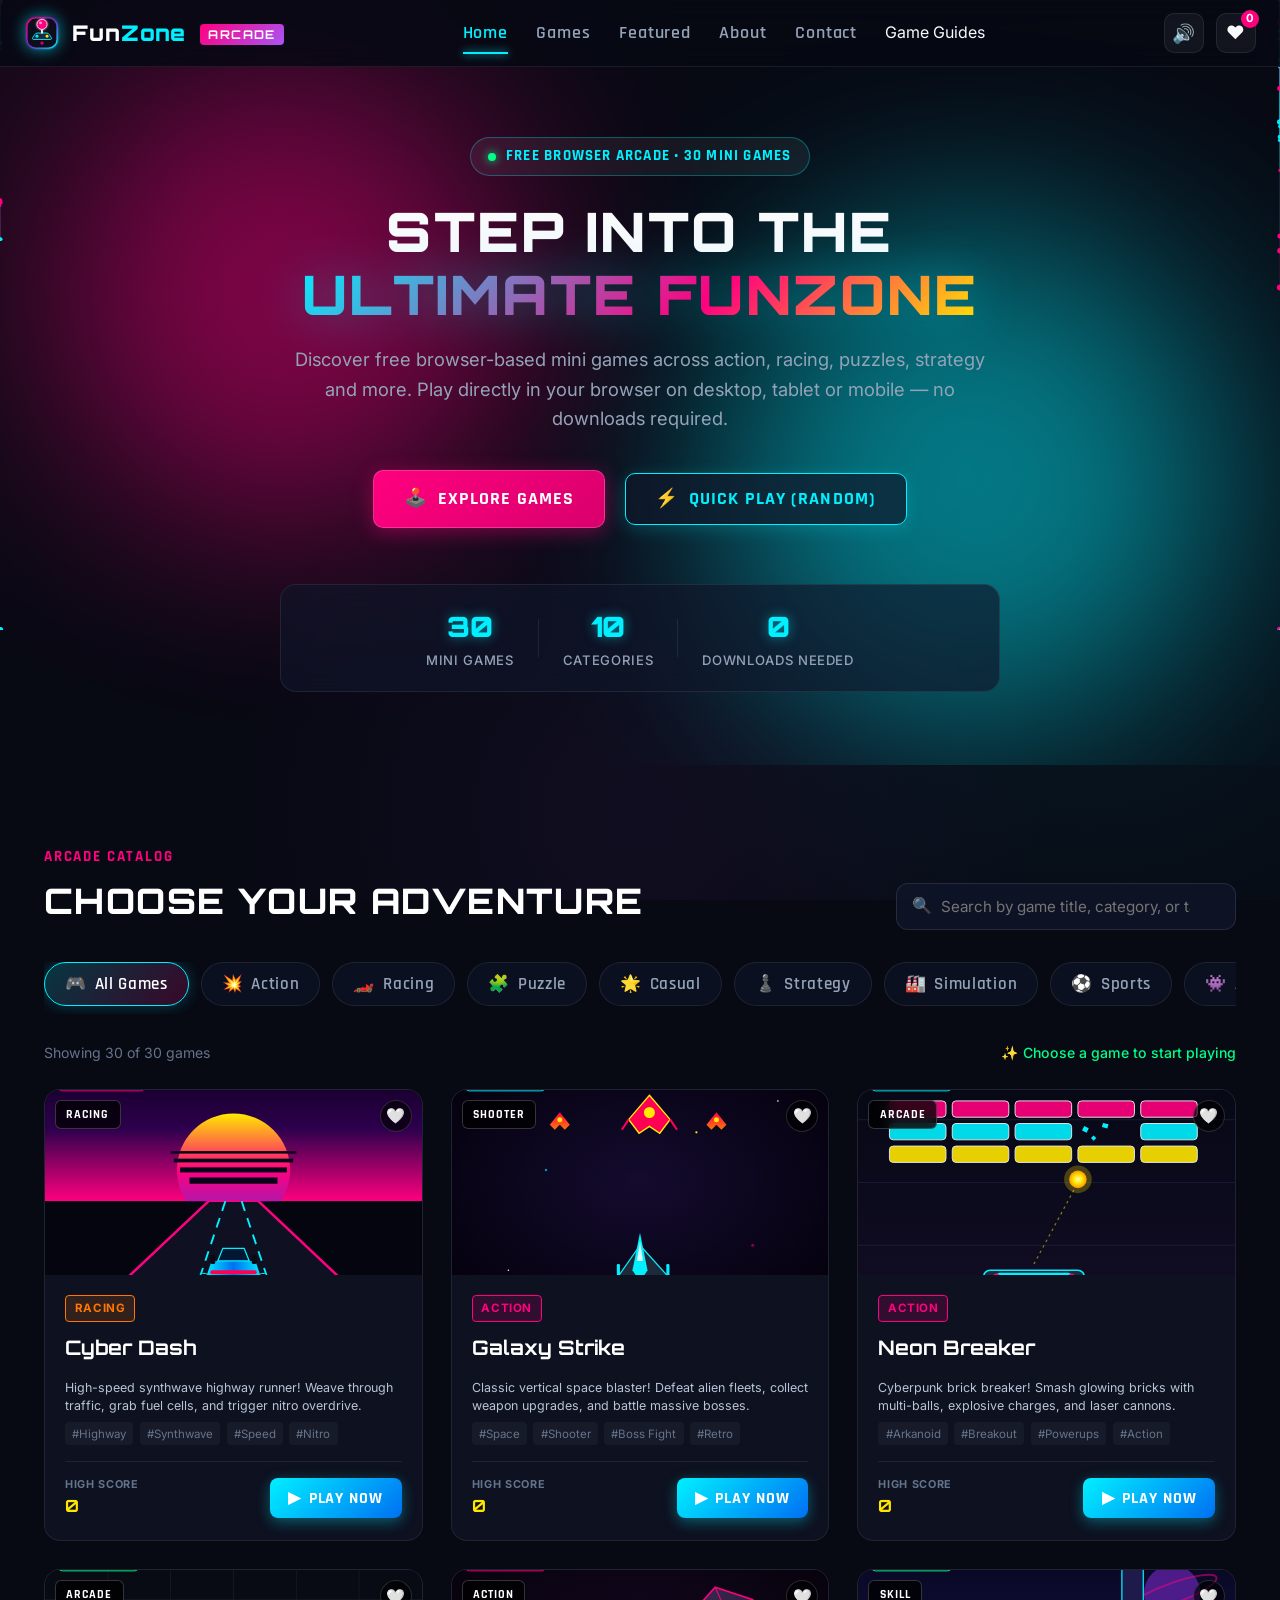
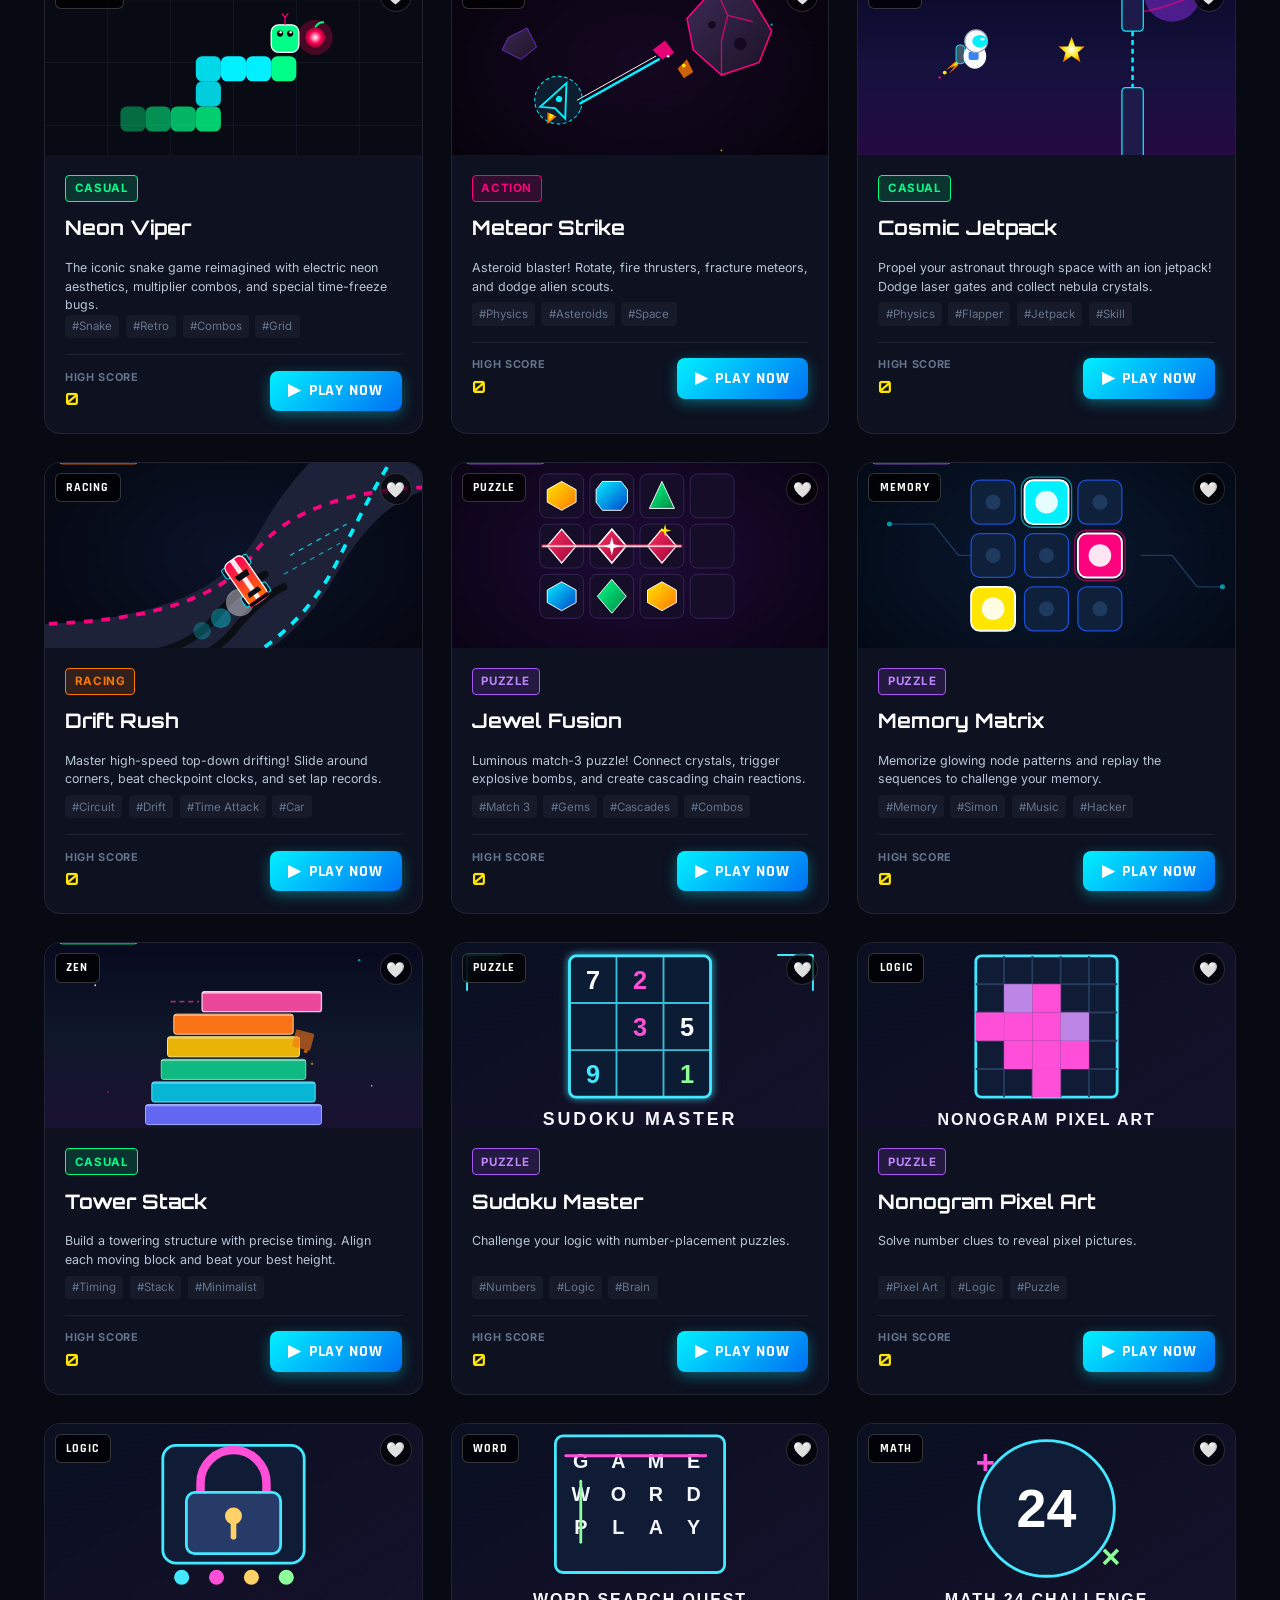
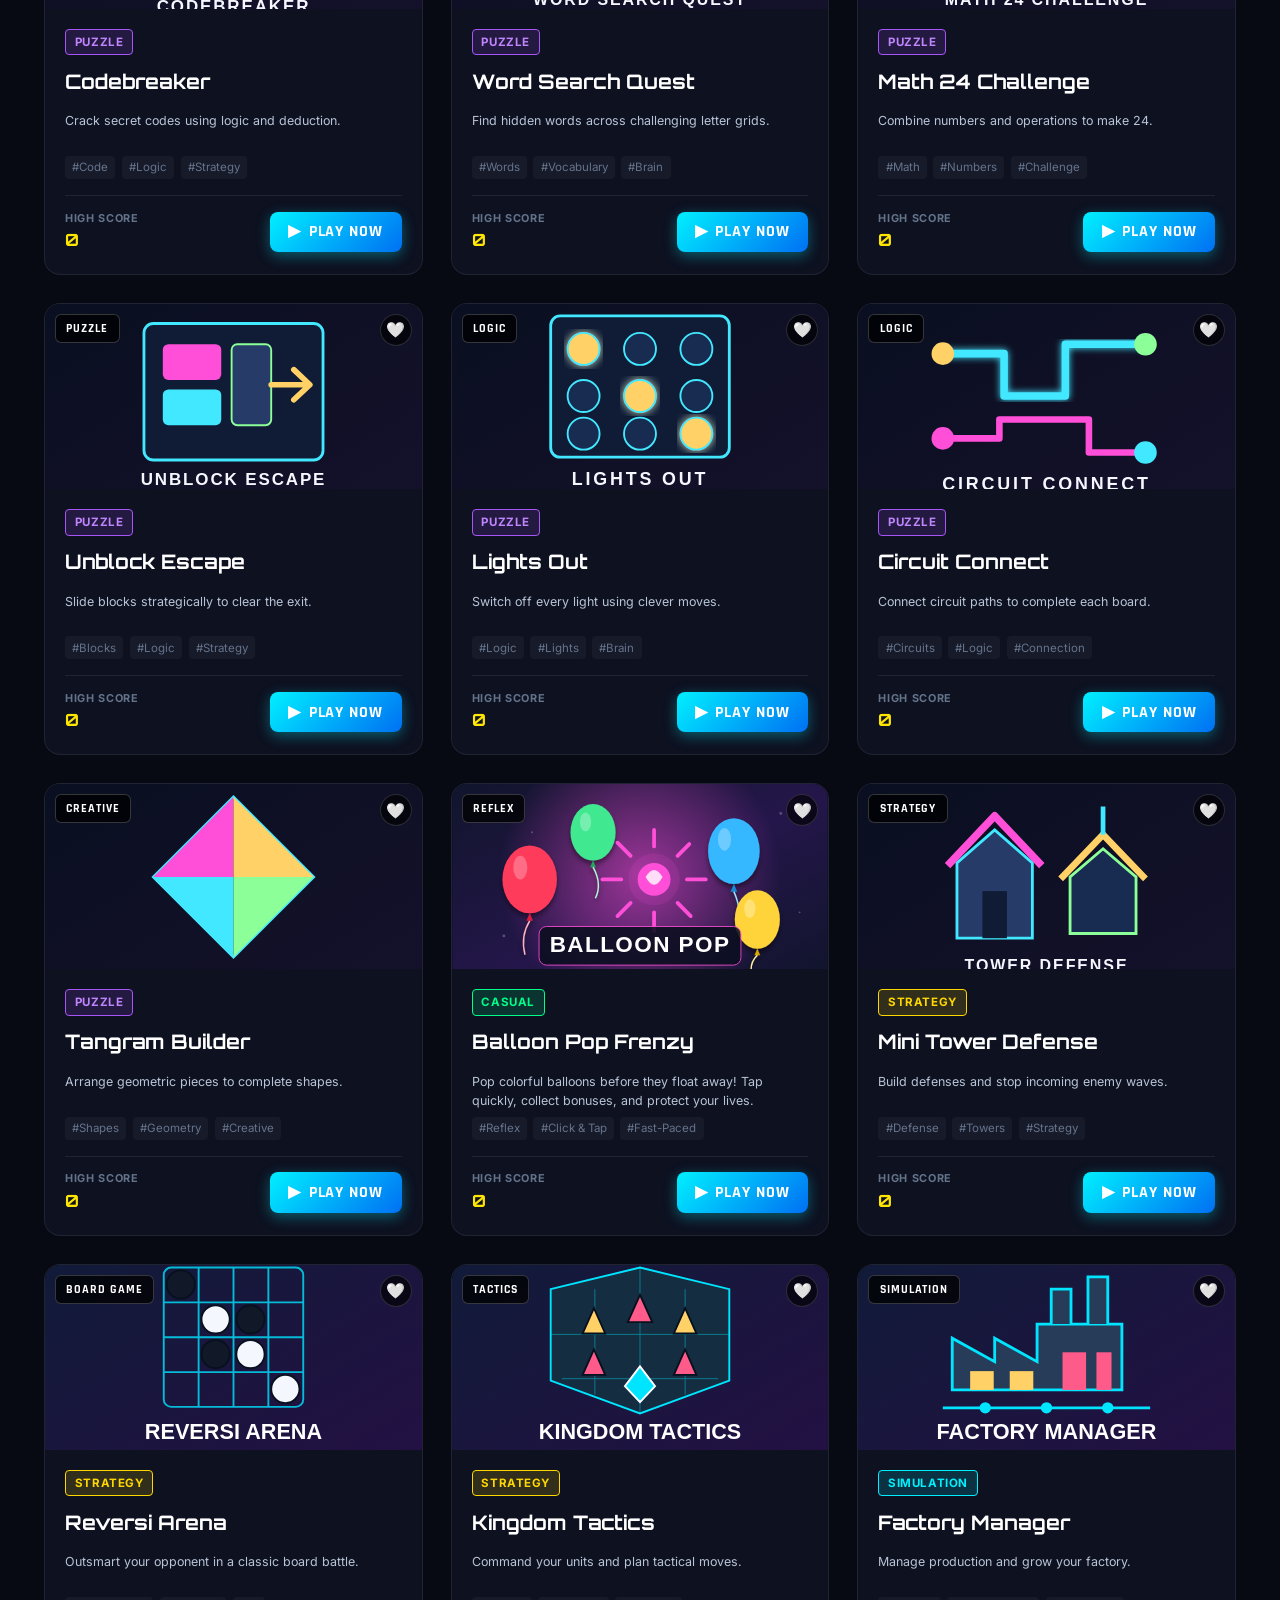
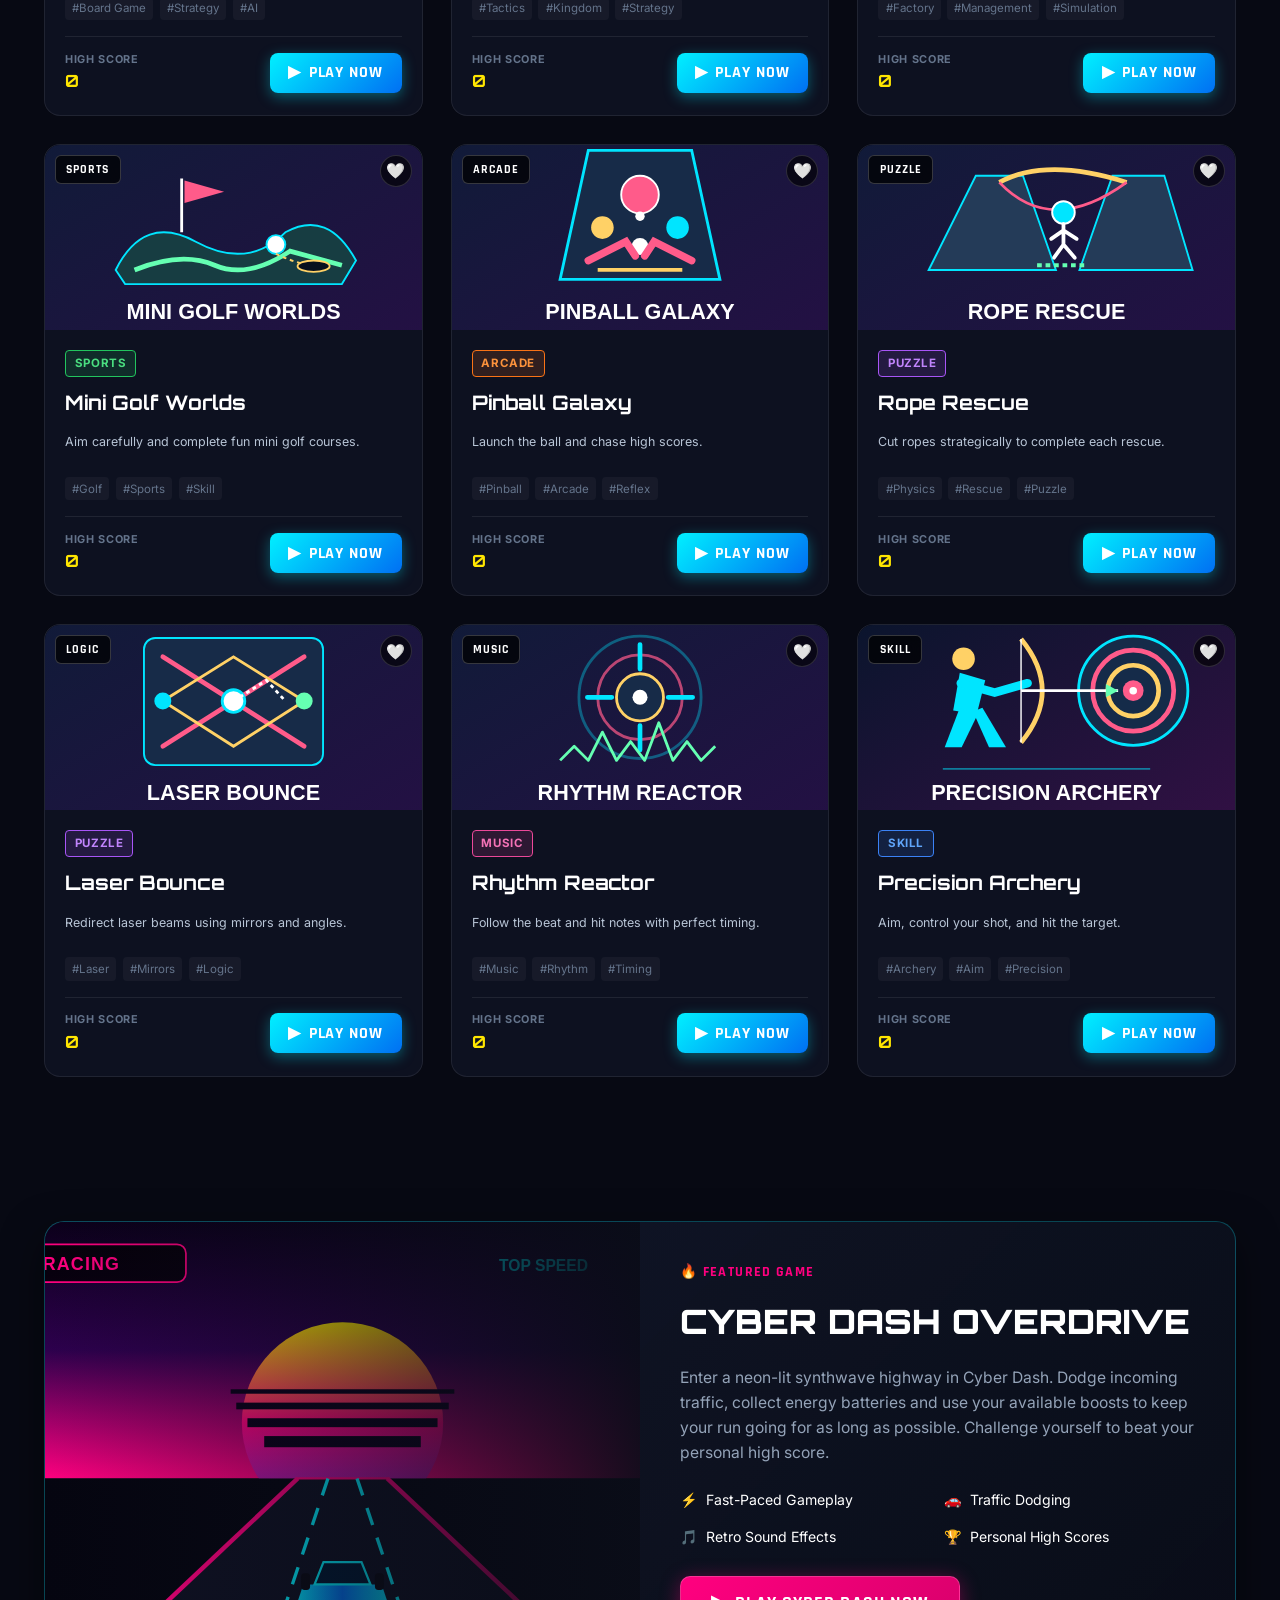
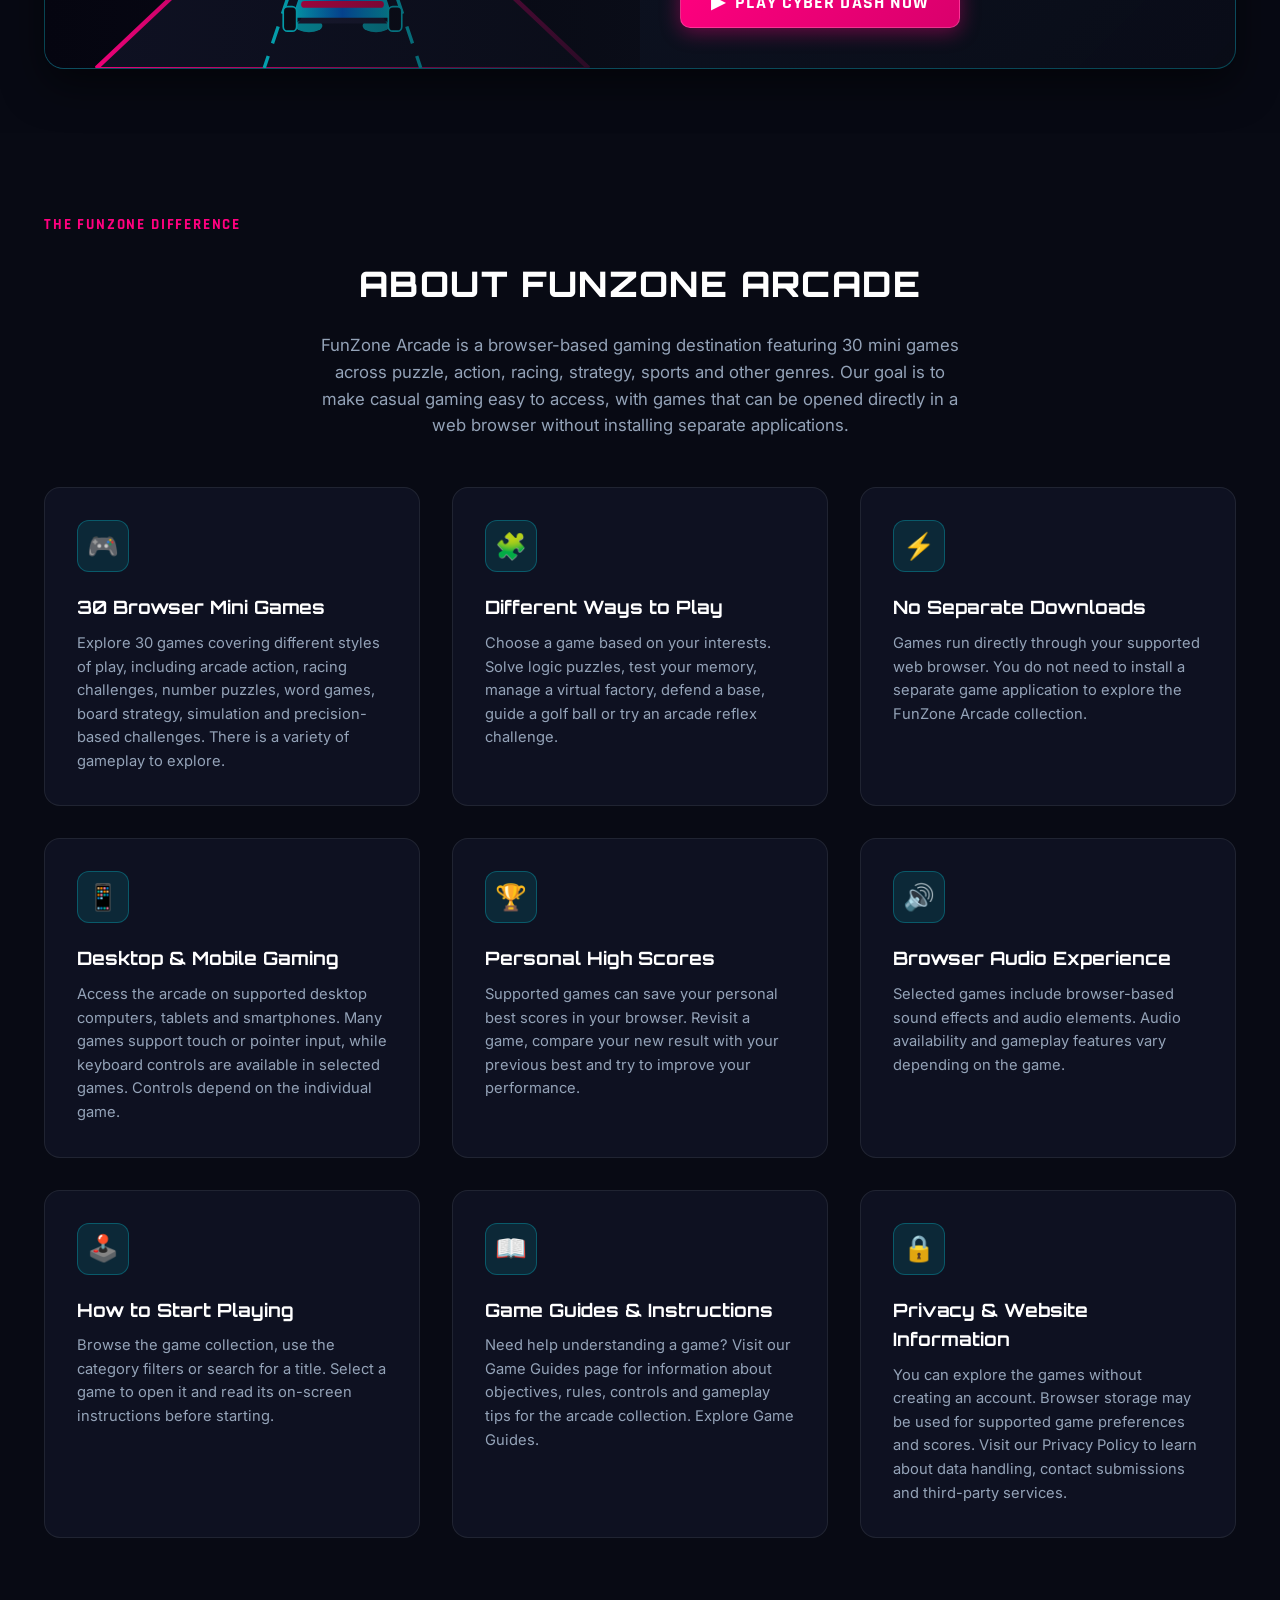
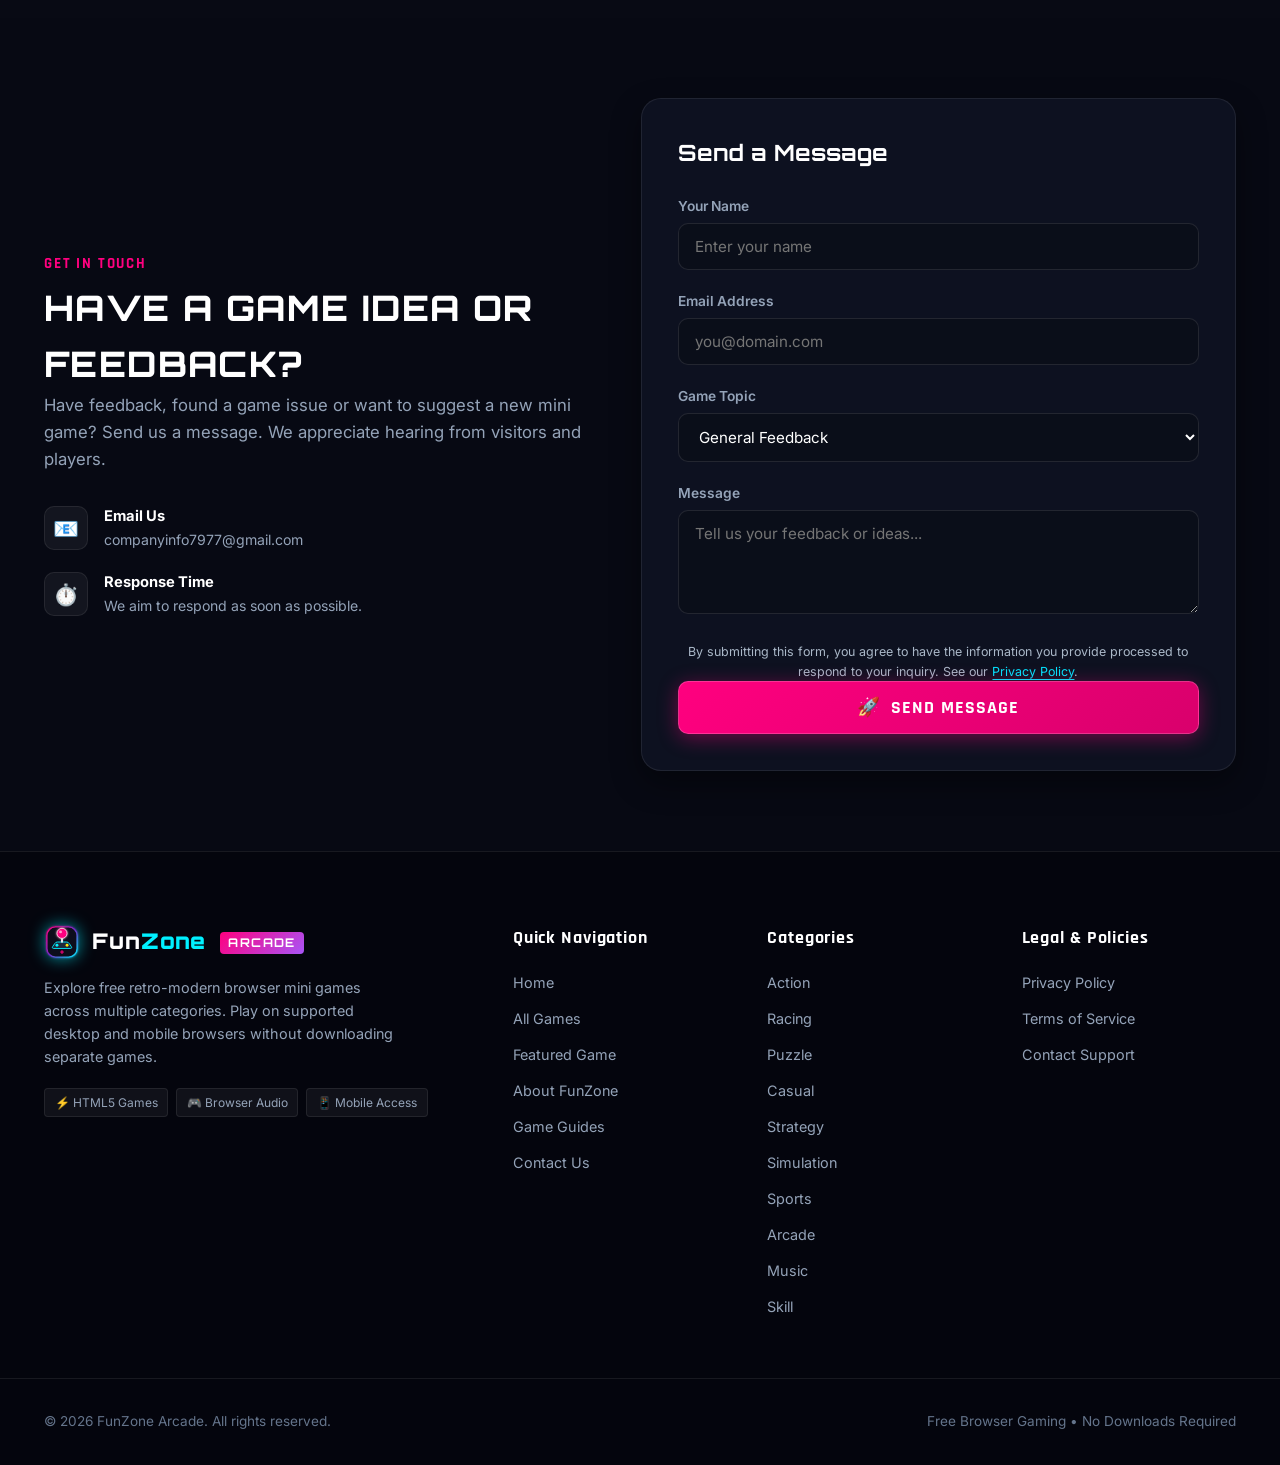
<file: index.html>
<!DOCTYPE html>
<html lang="en">
<head>
  <meta charset="UTF-8">
  <meta name="viewport" content="width=device-width, initial-scale=1.0">

  <title>FunZone Arcade | Play 30 Free Browser Mini Games</title>
  <meta name="description" content="Explore 30 free browser mini games at FunZone Arcade. Play action, racing, puzzle, strategy, sports and casual games on desktop, tablet and mobile. No downloads required.">
  <meta name="keywords" content="free browser games, online arcade games, mini games, action games, racing games, puzzle games, strategy games, casual games">
  <meta name="theme-color" content="#0d111a">
  <meta name="robots" content="index, follow">

  <link rel="preconnect" href="https://fonts.googleapis.com">
  <link rel="preconnect" href="https://fonts.gstatic.com" crossorigin>
  <link href="https://fonts.googleapis.com/css2?family=Orbitron:wght@500;700;900&family=Rajdhani:wght@500;600;700&family=Inter:wght@400;500;600;700&display=swap" rel="stylesheet">

  <link rel="stylesheet" href="css/style.css">
  <link rel="icon" type="image/svg+xml" href="assets/logo.svg">

  <script async src="https://pagead2.googlesyndication.com/pagead/js/adsbygoogle.js?client=ca-pub-8621960584790241"
    crossorigin="anonymous"></script>

  <meta name="google-site-verification" content="uCiR8kNHUvKvnlty5_U4Z9S7lkQzMO8E9j71trSo480">
</head>

<body>

  <!-- HEADER & NAVIGATION -->
  <header class="site-header" id="site-header">
    <div class="nav-container">

      <a href="#hero" class="brand-logo" aria-label="FunZone Arcade Home">
        <img src="assets/logo.svg" alt="FunZone Arcade Logo" class="brand-icon">
        <span class="brand-name">Fun<span class="brand-accent">Zone</span> <span class="brand-arcade">ARCADE</span></span>
      </a>

      <nav class="nav-menu" id="nav-links" aria-label="Main navigation">
        <a href="#hero" class="nav-link active">Home</a>
        <a href="#games" class="nav-link">Games</a>
        <a href="#featured" class="nav-link">Featured</a>
        <a href="#about" class="nav-link">About</a>
        <a href="#contact" class="nav-link">Contact</a>
        <a href="game-guides.html">Game Guides</a>
      </nav>

      <div class="nav-actions">
        <button id="nav-sound-toggle" class="nav-icon-btn" title="Toggle Sound SFX" aria-label="Toggle Sound">
          <span id="nav-mute-icon">🔊</span>
        </button>

        <a href="#games" id="nav-favorites-btn" class="nav-icon-btn fav-btn" title="View Saved Favorites" aria-label="Saved Favorites">
          <span>❤️</span>
          <span class="fav-count-badge" id="nav-fav-count">0</span>
        </a>

        <button id="mobile-menu-toggle" class="mobile-toggle-btn" aria-label="Open mobile navigation">
          <span></span>
          <span></span>
          <span></span>
        </button>
      </div>

    </div>
  </header>

  <!-- HERO SECTION -->
  <section class="hero-section" id="hero">
    <canvas id="hero-canvas" class="hero-canvas" aria-hidden="true"></canvas>

    <div class="hero-glow-orb orb-1"></div>
    <div class="hero-glow-orb orb-2"></div>

    <div class="hero-content">

      <div class="hero-badge">
        <span class="pulse-dot"></span>
        <span>FREE BROWSER ARCADE • 30 MINI GAMES</span>
      </div>

      <h1 class="hero-title">
        STEP INTO THE <br>
        <span class="neon-text-gradient">ULTIMATE FUNZONE</span>
      </h1>

      <p class="hero-subtitle">
        Discover free browser-based mini games across action, racing,
        puzzles, strategy and more. Play directly in your browser on
        desktop, tablet or mobile — no downloads required.
      </p>

      <div class="hero-cta-group">
        <a href="#games" id="browse-games-btn" class="arcade-btn btn-primary">
          <span class="btn-icon">🕹️</span> EXPLORE GAMES
        </a>

        <button id="quick-play-btn" class="arcade-btn btn-secondary">
          <span class="btn-icon">⚡</span> QUICK PLAY (RANDOM)
        </button>
      </div>

      <div class="stats-ribbon">
        <div class="stat-item">
          <span class="stat-number">30</span>
          <span class="stat-label">Mini Games</span>
        </div>

        <div class="stat-divider"></div>

        <div class="stat-item">
          <span class="stat-number">10</span>
          <span class="stat-label">Categories</span>
        </div>

        <div class="stat-divider"></div>

        <div class="stat-item">
          <span class="stat-number">0</span>
          <span class="stat-label">Downloads Needed</span>
        </div>
      </div>

    </div>
  </section>

  <!-- GAMES CATALOG -->
  <section class="games-section" id="games">
    <div class="container">

      <div class="section-header">
        <div class="section-title-wrap">
          <span class="section-subtitle">ARCADE CATALOG</span>
          <h2 class="section-title">CHOOSE YOUR ADVENTURE</h2>
        </div>

        <div class="search-box-wrapper">
          <span class="search-icon">🔍</span>
          <input
            type="text"
            id="search-input"
            class="search-input"
            placeholder="Search by game title, category, or tag..."
            aria-label="Search Games"
          >
          <button id="search-clear" class="search-clear-btn" aria-label="Clear search" style="display:none;">✕</button>
        </div>
      </div>

      <!-- CATEGORY FILTERS -->
      <div class="category-filter-bar">

        <button class="cat-pill active" data-category="All">
          <span class="pill-icon">🎮</span> All Games
        </button>

        <button class="cat-pill" data-category="Action">
          <span class="pill-icon">💥</span> Action
        </button>

        <button class="cat-pill" data-category="Racing">
          <span class="pill-icon">🏎️</span> Racing
        </button>

        <button class="cat-pill" data-category="Puzzle">
          <span class="pill-icon">🧩</span> Puzzle
        </button>

        <button class="cat-pill" data-category="Casual">
          <span class="pill-icon">🌟</span> Casual
        </button>

        <button class="cat-pill" data-category="Strategy">
          <span class="pill-icon">♟️</span> Strategy
        </button>

        <button class="cat-pill" data-category="Simulation">
          <span class="pill-icon">🏭</span> Simulation
        </button>

        <button class="cat-pill" data-category="Sports">
          <span class="pill-icon">⚽</span> Sports
        </button>

        <button class="cat-pill" data-category="Arcade">
          <span class="pill-icon">👾</span> Arcade
        </button>

        <button class="cat-pill" data-category="Music">
          <span class="pill-icon">🎵</span> Music
        </button>

        <button class="cat-pill" data-category="Skill">
          <span class="pill-icon">🎯</span> Skill
        </button>

        <button class="cat-pill fav-pill" data-category="Favorites">
          <span class="pill-icon">❤️</span> Favorites
        </button>

      </div>

      <div class="games-meta-bar">
        <span id="games-count" class="games-count">Showing 30 games</span>
        <span class="instant-play-hint">✨ Choose a game to start playing</span>
      </div>

      <div class="games-grid" id="games-grid">
        <!-- Game cards are rendered dynamically by js/app.js -->
      </div>

    </div>
  </section>

  <!-- FEATURED GAME -->
  <section class="featured-section" id="featured">
    <div class="container">

      <div class="spotlight-card">

        <div class="spotlight-visual">
          <img src="assets/thumbnails/cyber-dash.svg" alt="Cyber Dash game preview" class="spotlight-img">
          <div class="spotlight-glow"></div>
        </div>

        <div class="spotlight-content">
          <div class="spotlight-badge">🔥 FEATURED GAME</div>

          <h2 class="spotlight-title">CYBER DASH OVERDRIVE</h2>

          <p class="spotlight-desc">
            Enter a neon-lit synthwave highway in Cyber Dash. Dodge
            incoming traffic, collect energy batteries and use your
            available boosts to keep your run going for as long as possible.
            Challenge yourself to beat your personal high score.
          </p>

          <div class="spotlight-features">
            <div class="sp-feat"><span>⚡</span> Fast-Paced Gameplay</div>
            <div class="sp-feat"><span>🚗</span> Traffic Dodging</div>
            <div class="sp-feat"><span>🎵</span> Retro Sound Effects</div>
            <div class="sp-feat"><span>🏆</span> Personal High Scores</div>
          </div>

          <div class="spotlight-actions">
            <button class="arcade-btn btn-primary" onclick="document.querySelector('.play-btn[data-id=\'cyber-dash\']')?.click();">
              <span>▶</span> PLAY CYBER DASH NOW
            </button>
          </div>

        </div>
      </div>
    </div>
  </section>

  
<!-- ABOUT FUNZONE -->
<section class="about-section" id="about">
  <div class="container">

    <div class="section-header text-center">
      <span class="section-subtitle">THE FUNZONE DIFFERENCE</span>
      <h2 class="section-title">ABOUT FUNZONE ARCADE</h2>

      <p class="section-lead">
        FunZone Arcade is a browser-based gaming destination featuring
        30 mini games across puzzle, action, racing, strategy, sports
        and other genres. Our goal is to make casual gaming easy to
        access, with games that can be opened directly in a web browser
        without installing separate applications.
      </p>
    </div>

    <div class="features-grid">

      <div class="feature-card">
        <div class="feat-icon-box">🎮</div>
        <h3 class="feat-title">30 Browser Mini Games</h3>
        <p class="feat-text">
          Explore 30 games covering different styles of play, including
          arcade action, racing challenges, number puzzles, word games,
          board strategy, simulation and precision-based challenges.
          There is a variety of gameplay to explore.
        </p>
      </div>

      <div class="feature-card">
        <div class="feat-icon-box">🧩</div>
        <h3 class="feat-title">Different Ways to Play</h3>
        <p class="feat-text">
          Choose a game based on your interests. Solve logic puzzles,
          test your memory, manage a virtual factory, defend a base,
          guide a golf ball or try an arcade reflex challenge.
        </p>
      </div>

      <div class="feature-card">
        <div class="feat-icon-box">⚡</div>
        <h3 class="feat-title">No Separate Downloads</h3>
        <p class="feat-text">
          Games run directly through your supported web browser.
          You do not need to install a separate game application
          to explore the FunZone Arcade collection.
        </p>
      </div>

      <div class="feature-card">
        <div class="feat-icon-box">📱</div>
        <h3 class="feat-title">Desktop & Mobile Gaming</h3>
        <p class="feat-text">
          Access the arcade on supported desktop computers, tablets
          and smartphones. Many games support touch or pointer input,
          while keyboard controls are available in selected games.
          Controls depend on the individual game.
        </p>
      </div>

      <div class="feature-card">
        <div class="feat-icon-box">🏆</div>
        <h3 class="feat-title">Personal High Scores</h3>
        <p class="feat-text">
          Supported games can save your personal best scores in
          your browser. Revisit a game, compare your new result
          with your previous best and try to improve your performance.
        </p>
      </div>

      <div class="feature-card">
        <div class="feat-icon-box">🔊</div>
        <h3 class="feat-title">Browser Audio Experience</h3>
        <p class="feat-text">
          Selected games include browser-based sound effects and
          audio elements. Audio availability and gameplay features
          vary depending on the game.
        </p>
      </div>

      <div class="feature-card">
        <div class="feat-icon-box">🕹️</div>
        <h3 class="feat-title">How to Start Playing</h3>
        <p class="feat-text">
          Browse the game collection, use the category filters or
          search for a title. Select a game to open it and read
          its on-screen instructions before starting.
        </p>
      </div>

      <div class="feature-card">
        <div class="feat-icon-box">📖</div>
        <h3 class="feat-title">Game Guides & Instructions</h3>
        <p class="feat-text">
          Need help understanding a game? Visit our Game Guides
          page for information about objectives, rules, controls
          and gameplay tips for the arcade collection.
          <a href="game-guides.html">Explore Game Guides</a>.
        </p>
      </div>

      <div class="feature-card">
        <div class="feat-icon-box">🔒</div>
        <h3 class="feat-title">Privacy & Website Information</h3>
        <p class="feat-text">
          You can explore the games without creating an account.
          Browser storage may be used for supported game preferences
          and scores. Visit our
          <a href="privacy-policy.html">Privacy Policy</a>
          to learn about data handling, contact submissions
          and third-party services.
        </p>
      </div>

    </div>
  </div>
</section>


  <!-- CONTACT -->
  <section class="contact-section" id="contact">
    <div class="container">

      <div class="contact-wrapper">

        <div class="contact-info">
          <span class="section-subtitle">GET IN TOUCH</span>
          <h2 class="section-title">HAVE A GAME IDEA OR FEEDBACK?</h2>

          <p class="contact-desc">
            Have feedback, found a game issue or want to suggest a new
            mini game? Send us a message. We appreciate hearing from
            visitors and players.
          </p>

          <div class="contact-details">

            <div class="contact-item">
              <span class="ci-icon">📧</span>
              <div>
                <strong>Email Us</strong>
                <p>
                  <a href="mailto:companyinfo7977@gmail.com">
                    companyinfo7977@gmail.com
                  </a>
                </p>
              </div>
            </div>

            <div class="contact-item">
              <span class="ci-icon">⏱️</span>
              <div>
                <strong>Response Time</strong>
                <p>We aim to respond as soon as possible.</p>
              </div>
            </div>

          </div>
        </div>

        <div class="contact-form-card">
          <form id="contact-form" class="contact-form">
            <h3 class="form-title">Send a Message</h3>

            <div class="form-group">
              <label for="contact-name">Your Name</label>
              <input
                type="text"
                id="contact-name"
                name="name"
                class="form-input"
                placeholder="Enter your name"
                autocomplete="name"
                required
              >
            </div>

            <div class="form-group">
              <label for="contact-email">Email Address</label>
              <input
                type="email"
                id="contact-email"
                name="email"
                class="form-input"
                placeholder="you@domain.com"
                autocomplete="email"
                required
              >
            </div>

            <div class="form-group">
              <label for="contact-category">Game Topic</label>
              <select id="contact-category" name="topic" class="form-input form-select">
                <option value="feedback">General Feedback</option>
                <option value="bug">Bug Report / Glitch</option>
                <option value="suggestion">New Mini Game Suggestion</option>
                <option value="partnership">Partnership & Inquiries</option>
              </select>
            </div>

            <div class="form-group">
              <label for="contact-message">Message</label>
              <textarea
                id="contact-message"
                name="message"
                class="form-input form-textarea"
                rows="4"
                placeholder="Tell us your feedback or ideas..."
                required
              ></textarea>
            </div>

            <p class="contact-privacy-note">
              By submitting this form, you agree to have the information
              you provide processed to respond to your inquiry. See our
              <a href="privacy-policy.html">Privacy Policy</a>.
            </p>

            <button type="submit" class="arcade-btn btn-primary btn-block">
              <span>🚀</span> SEND MESSAGE
            </button>
          </form>
        </div>

      </div>
    </div>
  </section>

  <!-- FOOTER -->
  <footer class="site-footer">
    <div class="container footer-container">

      <div class="footer-col footer-brand">
        <a href="#hero" class="brand-logo">
          <img src="assets/logo.svg" alt="FunZone Arcade Logo" class="brand-icon">
          <span class="brand-name">Fun<span class="brand-accent">Zone</span> <span class="brand-arcade">ARCADE</span></span>
        </a>

        <p class="footer-text">
          Explore free retro-modern browser mini games across multiple
          categories. Play on supported desktop and mobile browsers
          without downloading separate games.
        </p>

        <div class="footer-badges">
          <span class="f-badge">⚡ HTML5 Games</span>
          <span class="f-badge">🎮 Browser Audio</span>
          <span class="f-badge">📱 Mobile Access</span>
        </div>
      </div>

      <div class="footer-col">
        <h4 class="footer-heading">Quick Navigation</h4>
        <ul class="footer-links">
          <li><a href="#hero">Home</a></li>
          <li><a href="#games">All Games</a></li>
          <li><a href="#featured">Featured Game</a></li>
          <li><a href="#about">About FunZone</a></li>
          <li><a href="game-guides.html">Game Guides</a></li>
          <li><a href="#contact">Contact Us</a></li>
        </ul>
      </div>

      <div class="footer-col">
        <h4 class="footer-heading">Categories</h4>
        <ul class="footer-links">
          <li><a href="#games" onclick="document.querySelector('.cat-pill[data-category=\'Action\']')?.click();">Action</a></li>
          <li><a href="#games" onclick="document.querySelector('.cat-pill[data-category=\'Racing\']')?.click();">Racing</a></li>
          <li><a href="#games" onclick="document.querySelector('.cat-pill[data-category=\'Puzzle\']')?.click();">Puzzle</a></li>
          <li><a href="#games" onclick="document.querySelector('.cat-pill[data-category=\'Casual\']')?.click();">Casual</a></li>
          <li><a href="#games" onclick="document.querySelector('.cat-pill[data-category=\'Strategy\']')?.click();">Strategy</a></li>
          <li><a href="#games" onclick="document.querySelector('.cat-pill[data-category=\'Simulation\']')?.click();">Simulation</a></li>
          <li><a href="#games" onclick="document.querySelector('.cat-pill[data-category=\'Sports\']')?.click();">Sports</a></li>
          <li><a href="#games" onclick="document.querySelector('.cat-pill[data-category=\'Arcade\']')?.click();">Arcade</a></li>
          <li><a href="#games" onclick="document.querySelector('.cat-pill[data-category=\'Music\']')?.click();">Music</a></li>
          <li><a href="#games" onclick="document.querySelector('.cat-pill[data-category=\'Skill\']')?.click();">Skill</a></li>
        </ul>
      </div>

      <div class="footer-col">
        <h4 class="footer-heading">Legal & Policies</h4>
        <ul class="footer-links">
          <li><a href="privacy-policy.html">Privacy Policy</a></li>
          <li><a href="terms-of-service.html">Terms of Service</a></li>
          <li><a href="#contact">Contact Support</a></li>
        </ul>
      </div>

    </div>

    <div class="footer-bottom">
      <div class="container footer-bottom-content">
        <p>© 2026 FunZone Arcade. All rights reserved.</p>
        <p class="footer-tagline">Free Browser Gaming • No Downloads Required</p>
      </div>
    </div>
  </footer>

  <!-- GAME PLAYER MODAL -->
  <div id="game-modal" class="game-modal" role="dialog" aria-modal="true" aria-labelledby="modal-game-title">

    <div class="modal-backdrop" onclick="document.getElementById('modal-close-btn').click();"></div>

    <div class="modal-arcade-cabinet">

      <div class="arcade-top-bar">
        <div class="top-bar-left">
          <span class="arcade-cabinet-lamp"></span>
          <h3 id="modal-game-title" class="modal-title">Game Title</h3>
          <span id="modal-game-category" class="modal-category-badge">ACTION</span>
        </div>

        <div class="top-bar-right">
          <button id="modal-sound-btn" class="modal-icon-btn" title="Toggle Sound" aria-label="Toggle Sound">
            <span id="modal-mute-icon">🔊</span>
          </button>

          <button id="modal-fullscreen-btn" class="modal-icon-btn" title="Fullscreen Mode" aria-label="Fullscreen">⛶</button>

          <button id="modal-restart-btn" class="modal-icon-btn" title="Restart Game" aria-label="Restart">🔄</button>

          <button id="modal-close-btn" class="modal-close-btn" title="Exit Game (Esc)" aria-label="Close Game">✕</button>
        </div>
      </div>

      <div class="arcade-hud-bar">
        <div class="hud-item">
          <span class="hud-label">SCORE</span>
          <span id="hud-score" class="hud-val neon-cyan">0</span>
        </div>

        <div class="hud-item" id="hud-lives-container">
          <span class="hud-label" id="hud-lives-label">LIVES / STATUS</span>
          <span id="hud-lives" class="hud-val neon-pink">3</span>
        </div>

        <div class="hud-item">
          <span class="hud-label">BEST RECORD</span>
          <span id="hud-high-score" class="hud-val neon-gold">0</span>
        </div>
      </div>

      <div class="modal-arcade-stage">
        <canvas id="game-canvas" class="game-canvas"></canvas>

        <div id="game-over-overlay" class="game-over-overlay">
          <div class="game-over-card">

            <div id="new-record-banner" class="new-record-banner" style="display:none;">
              🎉 NEW HIGH SCORE RECORD! 🎉
            </div>

            <h2 class="game-over-title">GAME OVER</h2>

            <div class="game-over-scores">
              <div class="go-score-box">
                <span class="go-lbl">FINAL SCORE</span>
                <span id="game-over-final-score" class="go-val neon-cyan">0</span>
              </div>

              <div class="go-score-box">
                <span class="go-lbl">ALL-TIME BEST</span>
                <span id="game-over-best-score" class="go-val neon-gold">0</span>
              </div>
            </div>

            <div class="game-over-buttons">
              <button id="btn-play-again" class="arcade-btn btn-primary">
                <span>🔄</span> PLAY AGAIN
              </button>

              <button id="btn-exit-game" class="arcade-btn btn-secondary">
                <span>🚪</span> EXIT TO ARCADE
              </button>
            </div>

          </div>
        </div>
      </div>

      <!-- MOBILE GAME CONTROLS -->
      <div class="mobile-gamepad" id="mobile-gamepad" aria-label="Touch Controls">

        <div class="joystick-wrapper" id="joystick-wrapper">
          <div class="joystick-base" id="joystick-base" aria-label="Virtual Joystick">
            <div class="joystick-ring"></div>
            <div class="joystick-crosshair"></div>
            <div class="joystick-arrow n">▲</div>
            <div class="joystick-arrow s">▼</div>
            <div class="joystick-arrow w">◀</div>
            <div class="joystick-arrow e">▶</div>

            <div class="joystick-knob" id="joystick-knob">
              <div class="knob-core"></div>
            </div>
          </div>

          <span class="control-label" id="joystick-label">STEER / MOVE</span>
        </div>

        <div class="direct-touch-hint" id="direct-touch-hint" style="display:none;">
          <span class="dth-icon">👆</span>
          <span class="dth-text" id="direct-touch-text">Touch & Tap directly on the screen to play!</span>
        </div>

        <div class="action-cluster" id="action-cluster"></div>

      </div>

      <div class="arcade-instructions-bar">
        <span class="inst-icon">🎮</span>
        <span id="modal-game-instructions" class="inst-text">
          Follow the instructions displayed for each game.
        </span>
      </div>

    </div>
  </div>

  <!-- POLICY MODAL -->
  <div id="policy-modal" class="policy-modal" role="dialog" aria-modal="true" aria-labelledby="policy-modal-title">

    <div class="policy-modal-card">
      <div class="policy-modal-header">
        <h3 id="policy-modal-title">Privacy Policy</h3>
        <button id="policy-modal-close" class="modal-close-btn" aria-label="Close modal">✕</button>
      </div>

      <div id="policy-modal-body" class="policy-modal-body">
        <!-- Content injected dynamically by app.js -->
      </div>
    </div>

  </div>

  <!-- TOAST NOTIFICATION -->
  <div id="toast-notification" class="toast-notification" role="status" aria-live="polite"></div>

  <!-- AUDIO ENGINE -->
  <script src="js/audio.js"></script>

  <!-- VIRTUAL JOYSTICK -->
  <script src="js/joystick.js"></script>

  <!-- 10 ORIGINAL GAMES - PRESERVED -->
  <script src="js/games/cyber-dash.js"></script>
  <script src="js/games/galaxy-strike.js"></script>
  <script src="js/games/neon-breaker.js"></script>
  <script src="js/games/neon-viper.js"></script>
  <script src="js/games/meteor-strike.js"></script>
  <script src="js/games/cosmic-jetpack.js"></script>
  <script src="js/games/drift-rush.js"></script>
  <script src="js/games/jewel-fusion.js"></script>
  <script src="js/games/memory-matrix.js"></script>
  <script src="js/games/tower-stack.js"></script>

  <!-- 20 NEW GAMES - PRESERVED -->
  <script src="js/new-games/sudoku-master.js"></script>
  <script src="js/new-games/nonogram-pixel-art.js"></script>
  <script src="js/new-games/codebreaker.js"></script>
  <script src="js/new-games/word-search-quest.js"></script>
  <script src="js/new-games/math-24-challenge.js"></script>
  <script src="js/new-games/unblock-escape.js"></script>
  <script src="js/new-games/lights-out.js"></script>
  <script src="js/new-games/circuit-connect.js"></script>
  <script src="js/new-games/tangram-builder.js"></script>
  <script src="js/new-games/balloon-pop-frenzy.js"></script>
  <script src="js/new-games/mini-tower-defense.js"></script>
  <script src="js/new-games/reversi-arena.js"></script>
  <script src="js/new-games/kingdom-tactics.js"></script>
  <script src="js/new-games/factory-manager.js"></script>
  <script src="js/new-games/mini-golf-worlds.js"></script>
  <script src="js/new-games/pinball-galaxy.js"></script>
  <script src="js/new-games/rope-rescue.js"></script>
  <script src="js/new-games/laser-bounce.js"></script>
  <script src="js/new-games/rhythm-reactor.js"></script>
  <script src="js/new-games/precision-archery.js"></script>

  <!-- MAIN APPLICATION -->
  <script src="js/app.js"></script>

</body>
</html>
</file>
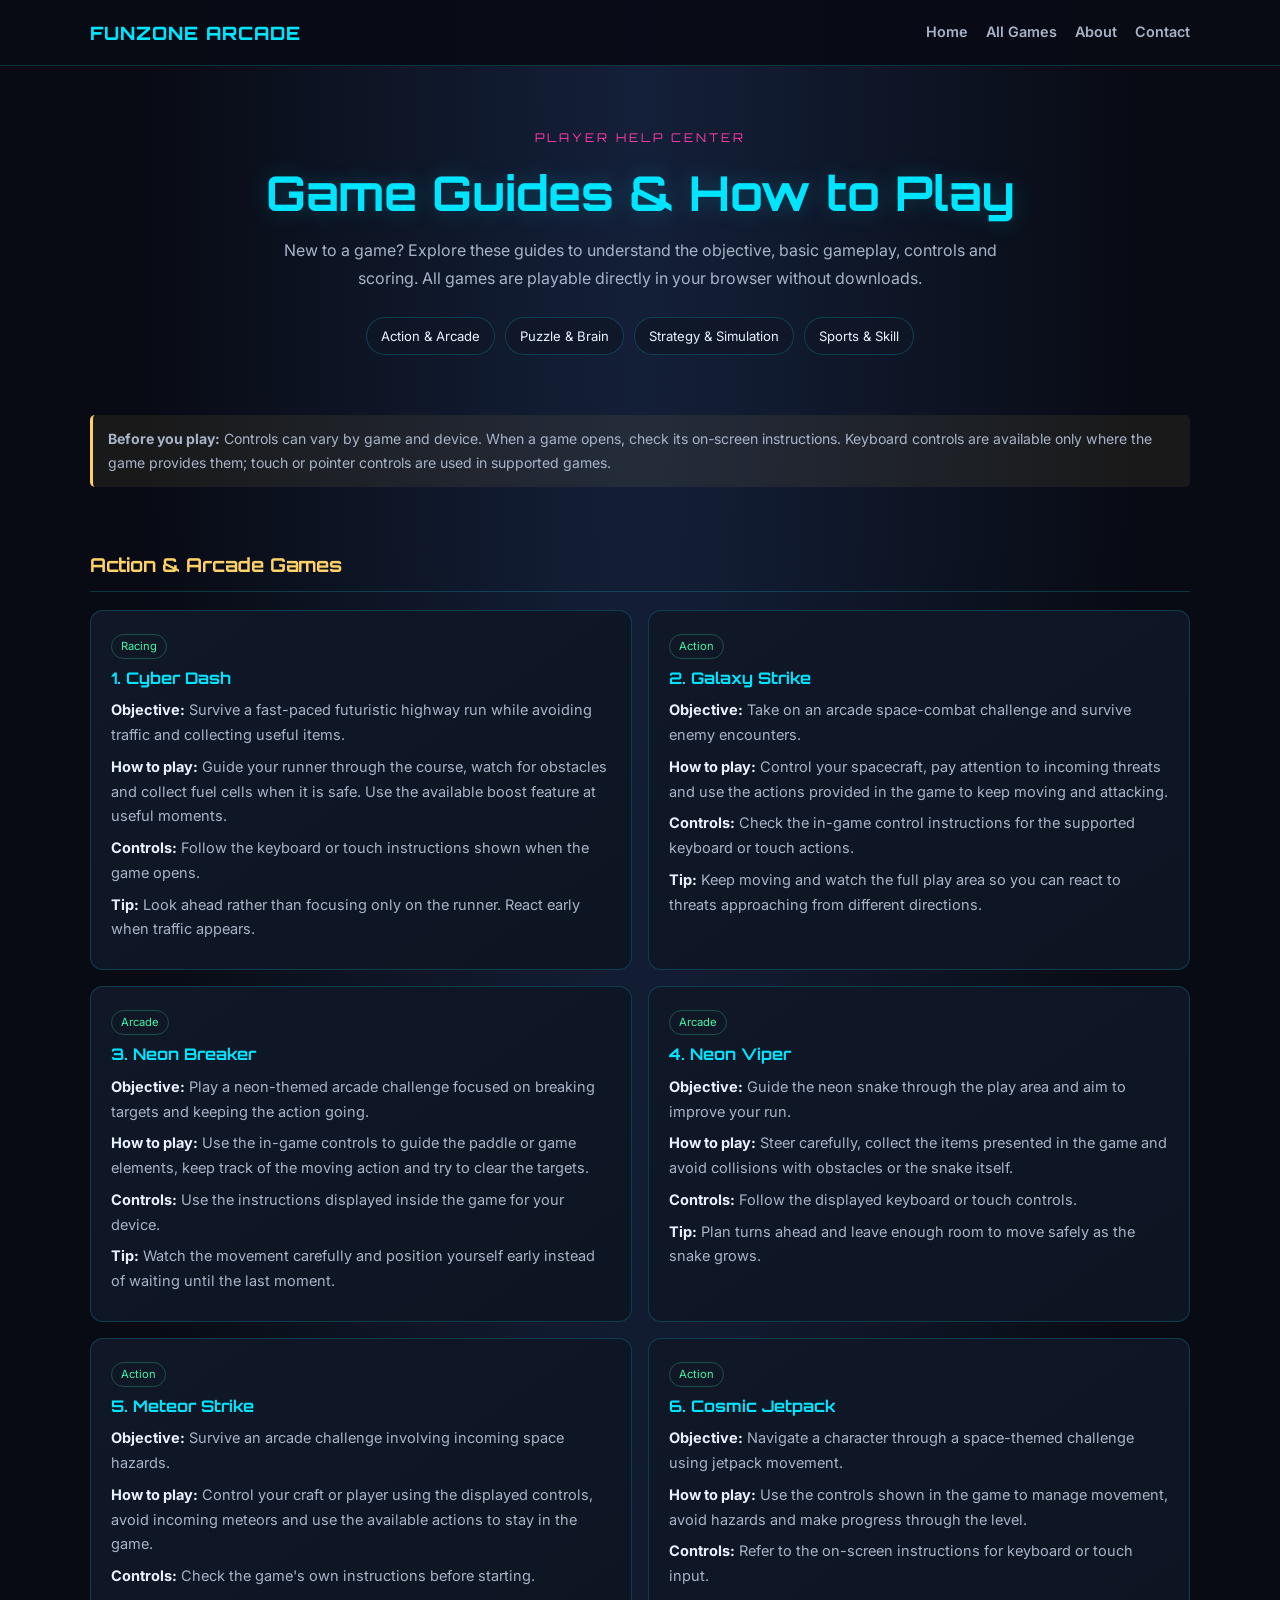
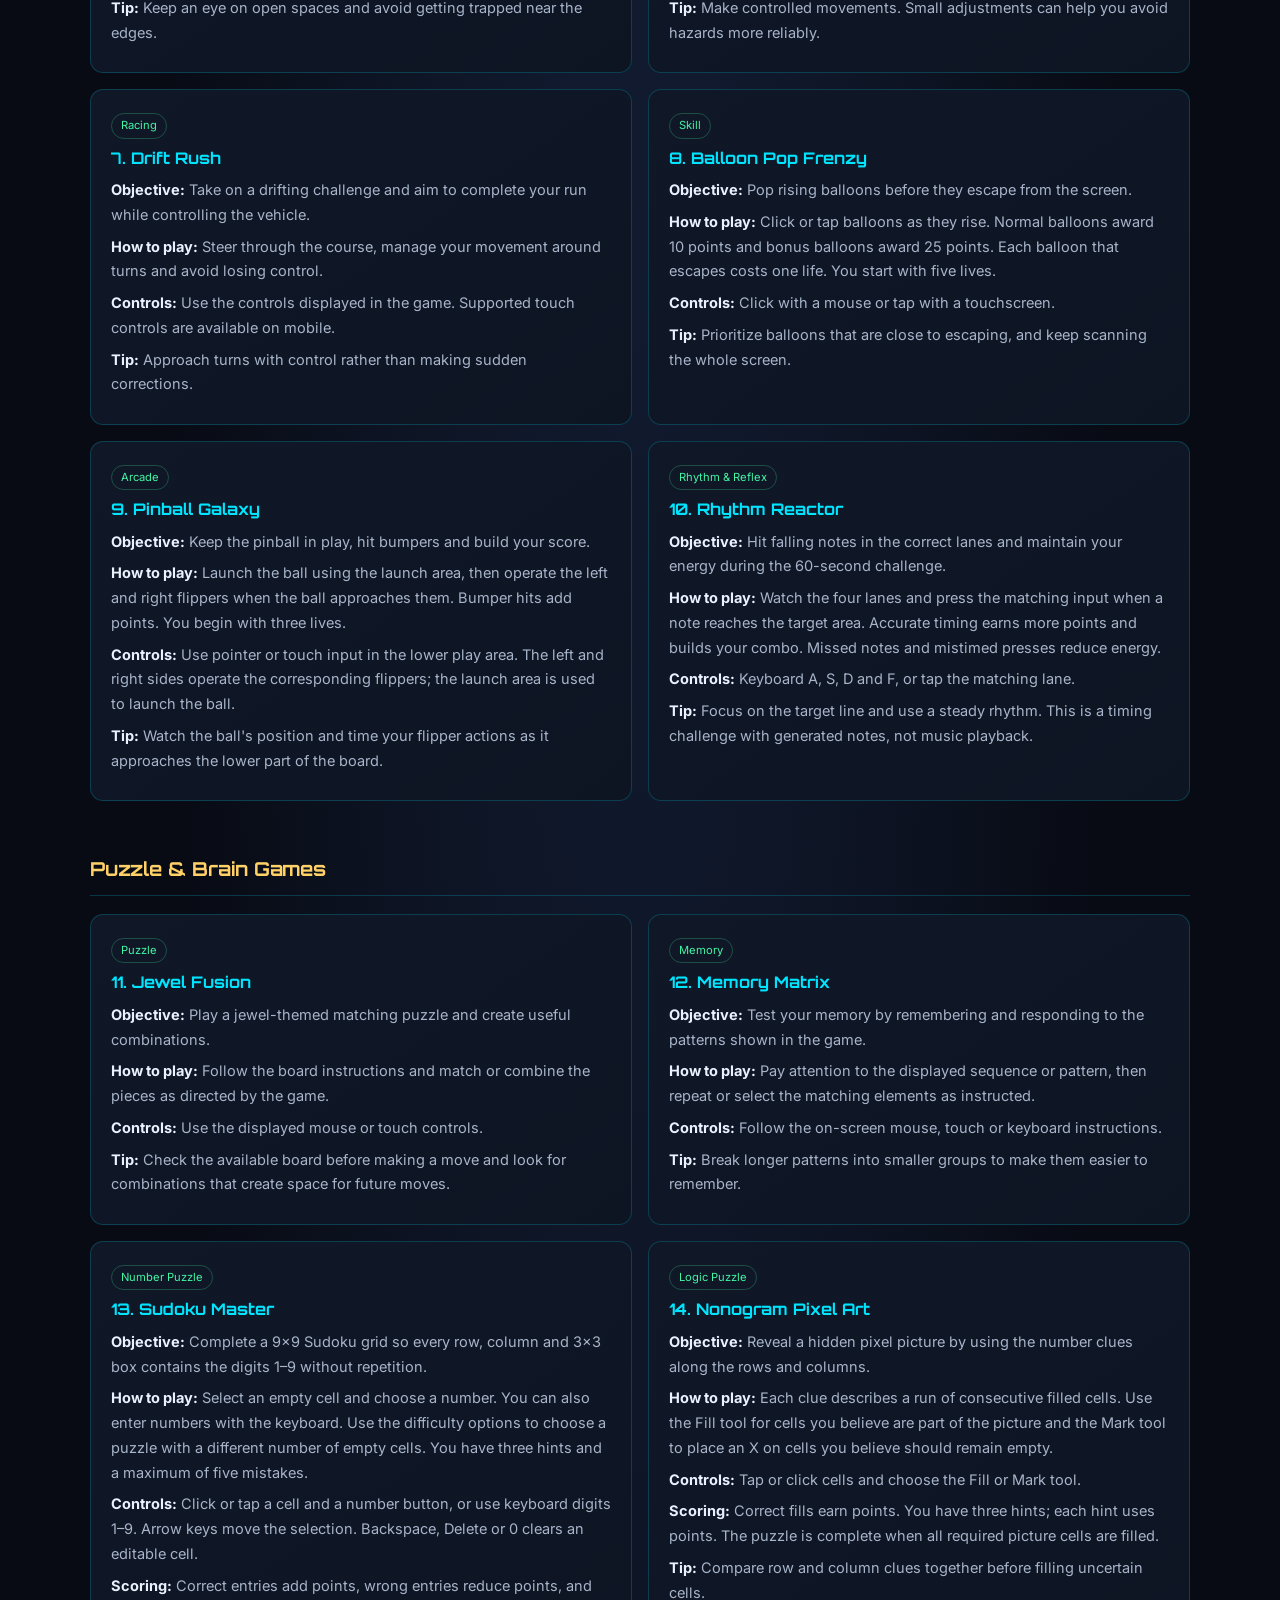
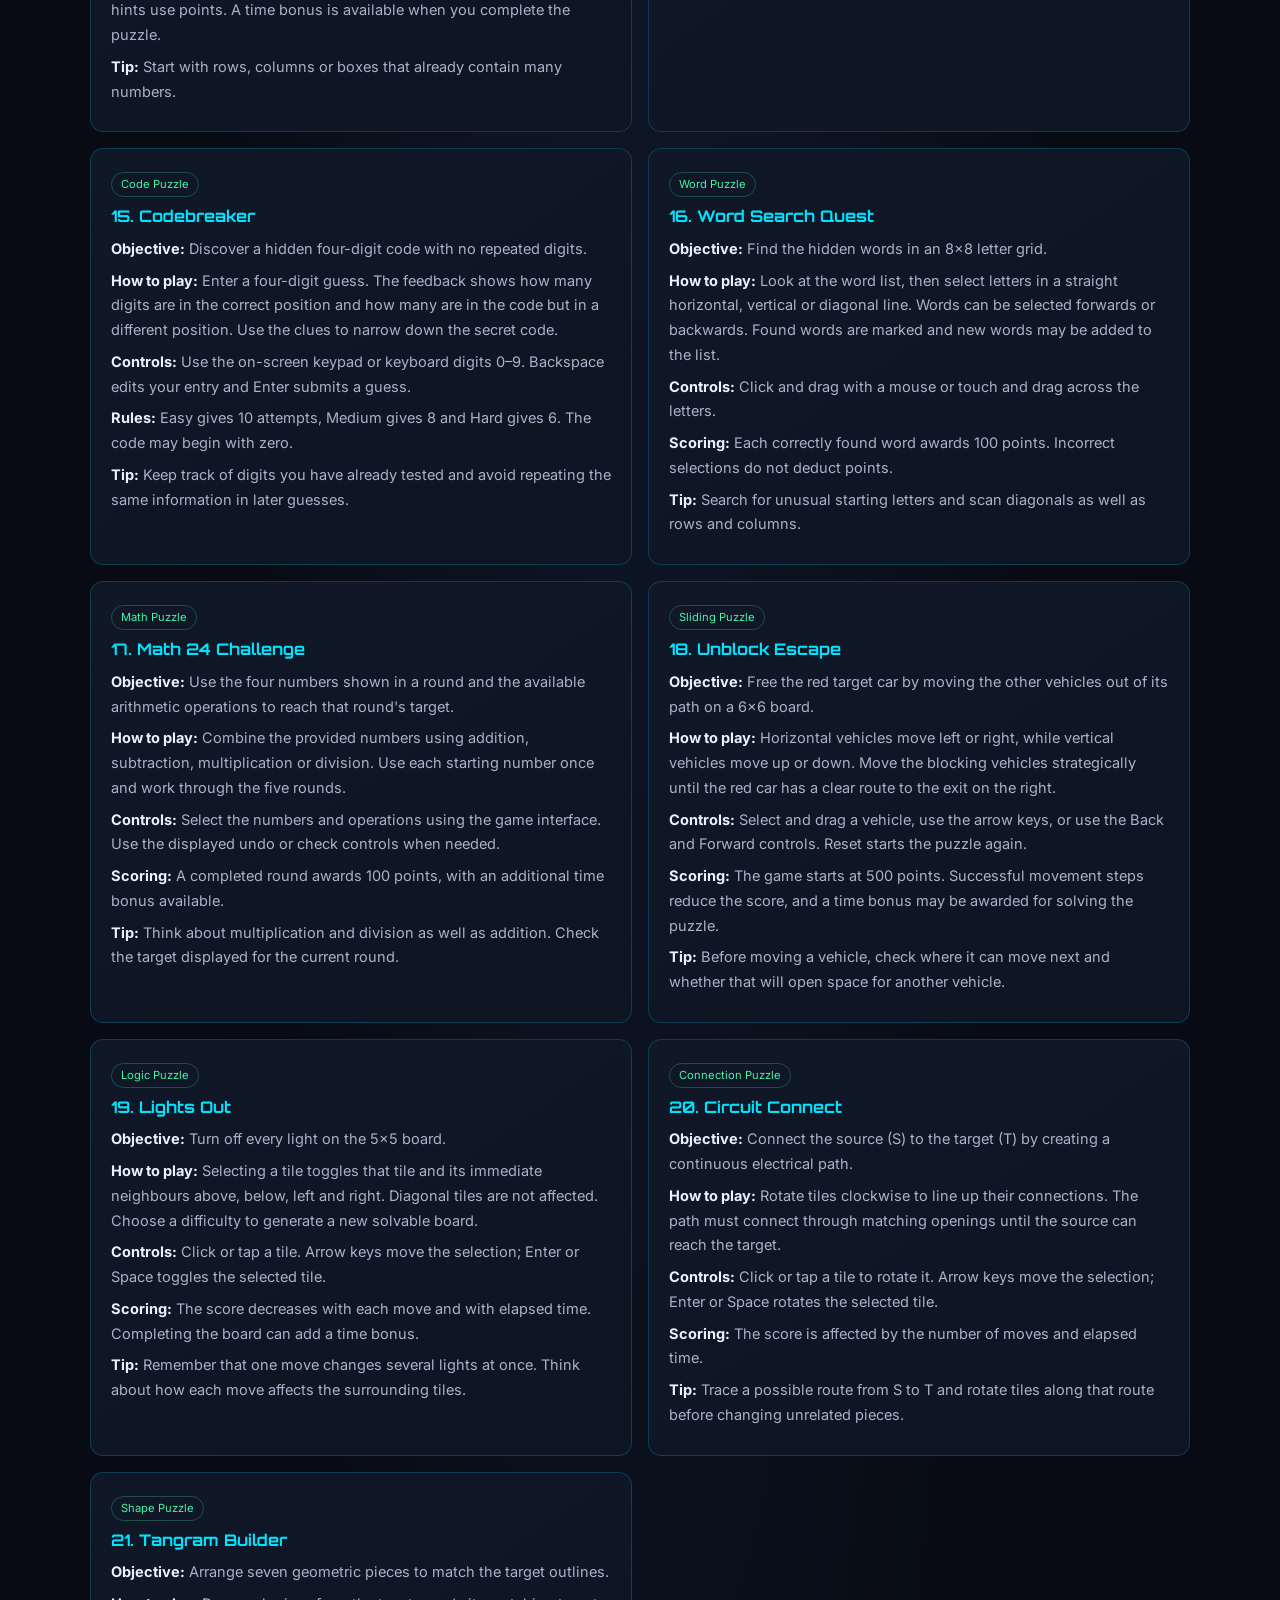
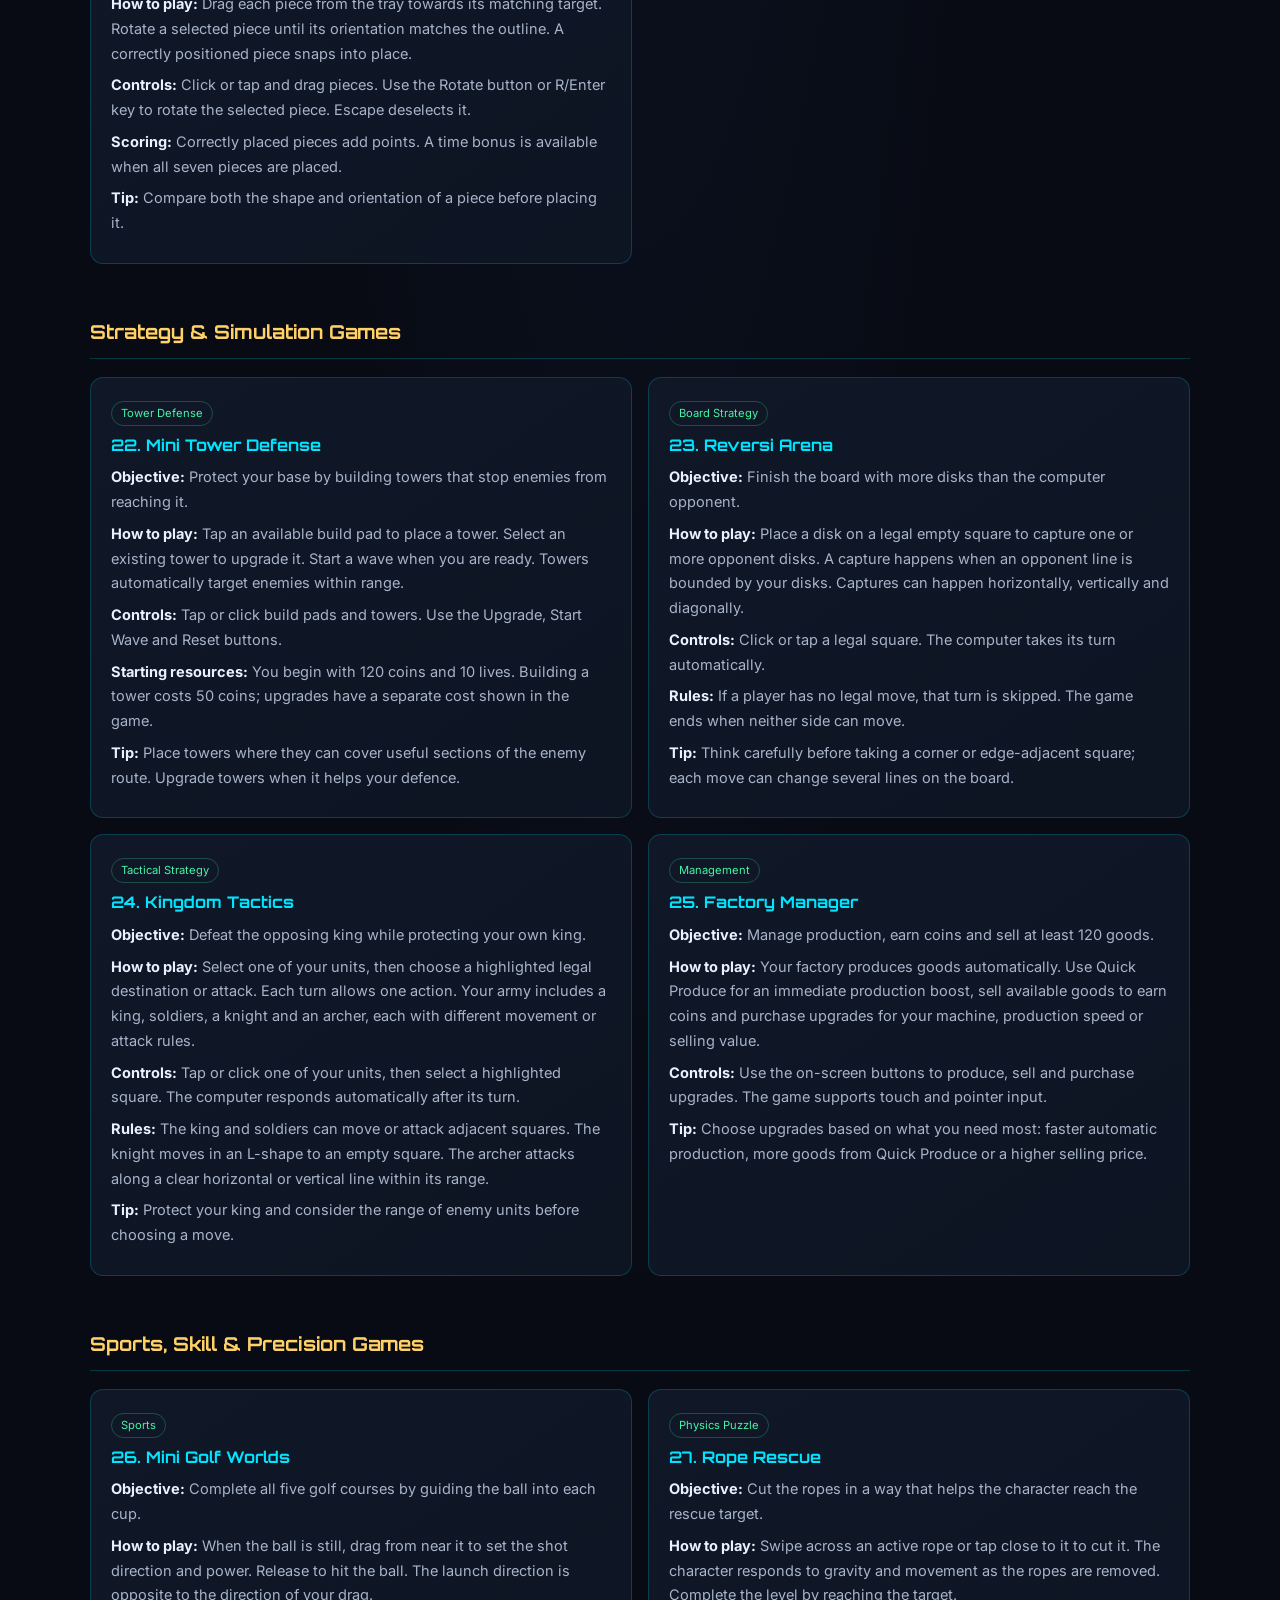
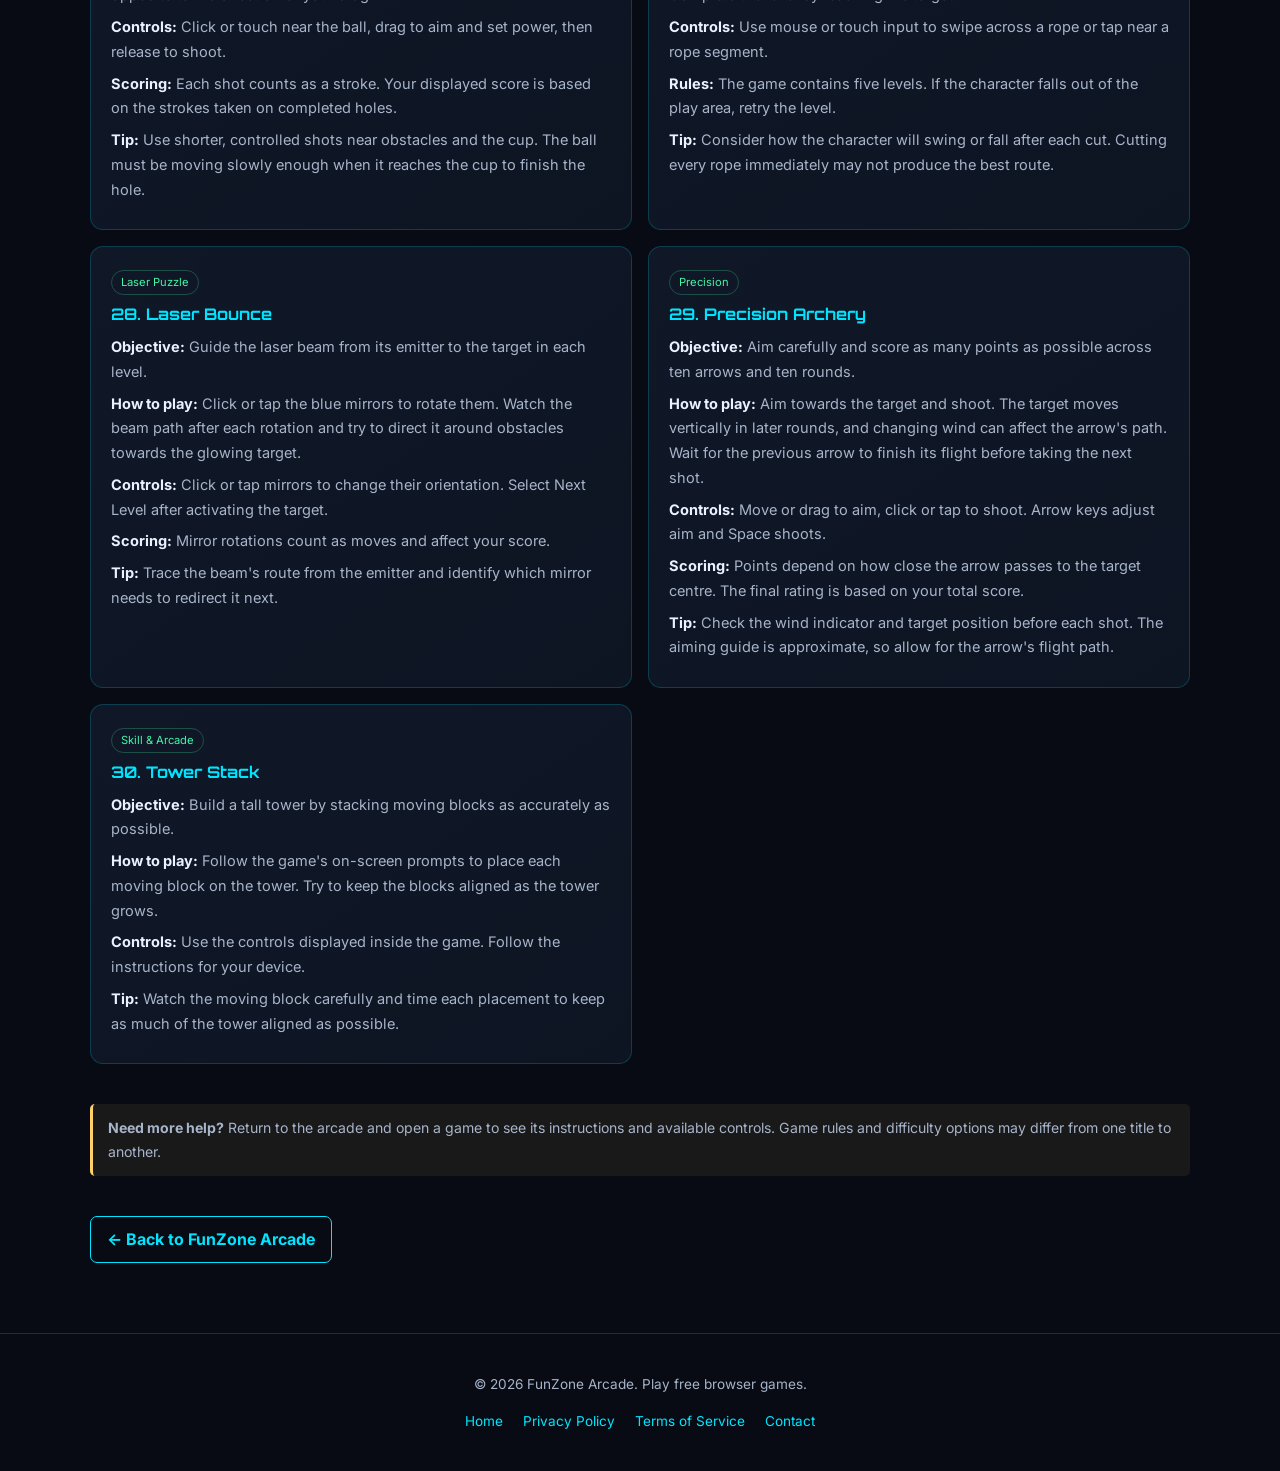
<file: game-guides.html>
<!DOCTYPE html>
<html lang="en">
<head>
  <meta charset="UTF-8">
  <meta name="viewport" content="width=device-width, initial-scale=1.0">
  <meta name="description" content="Learn how to play all 30 free FunZone Arcade browser games. Explore game objectives, rules, controls and scoring tips.">
  <meta name="robots" content="index, follow">
  <title>Game Guides | FunZone Arcade</title>
  <link rel="canonical" href="https://funzone-arcade.vercel.app/game-guides.html">
  <link rel="preconnect" href="https://fonts.googleapis.com">
  <link rel="preconnect" href="https://fonts.gstatic.com" crossorigin>
  <link href="https://fonts.googleapis.com/css2?family=Orbitron:wght@500;600;700;800&family=Rajdhani:wght@400;500;600;700&family=Inter:wght@400;500;600;700&display=swap" rel="stylesheet">
  <style>
    :root {
      --bg: #080b14;
      --panel: #101727;
      --panel2: #151f32;
      --cyan: #00e5ff;
      --pink: #ff3cac;
      --gold: #ffd166;
      --green: #43f5a5;
      --purple: #a78bfa;
      --text: #eaf2ff;
      --muted: #a7b4c9;
      --border: rgba(0,229,255,.2);
    }

    * { box-sizing: border-box; }
    html { scroll-behavior: smooth; }
    body {
      margin: 0;
      background: radial-gradient(ellipse at top, #142039 0%, var(--bg) 55%);
      color: var(--text);
      font-family: Inter, sans-serif;
      line-height: 1.7;
    }
    a { color: var(--cyan); text-decoration: none; }
    a:hover { color: white; }
    .container { width: min(1100px, 92%); margin: auto; }
    header {
      border-bottom: 1px solid var(--border);
      background: rgba(8,11,20,.9);
      padding: 17px 0;
    }
    .header-inner {
      display: flex;
      align-items: center;
      justify-content: space-between;
      gap: 16px;
      flex-wrap: wrap;
    }
    .brand {
      font-family: Orbitron, sans-serif;
      font-size: 1.15rem;
      font-weight: 800;
      color: var(--cyan);
      letter-spacing: 1px;
    }
    nav { display: flex; flex-wrap: wrap; gap: 18px; }
    nav a { color: var(--muted); font-size: .9rem; font-weight: 600; }
    .hero { text-align: center; padding: 62px 0 35px; }
    .eyebrow {
      color: var(--pink);
      font-family: Orbitron, sans-serif;
      font-size: .75rem;
      letter-spacing: 3px;
      text-transform: uppercase;
    }
    h1, h2, h3 { font-family: Orbitron, sans-serif; line-height: 1.35; }
    h1 {
      color: var(--cyan);
      font-size: clamp(1.8rem, 5vw, 3rem);
      margin: 12px 0;
      text-shadow: 0 0 22px rgba(0,229,255,.22);
    }
    .hero p { color: var(--muted); max-width: 720px; margin: 0 auto; }
    .quick-nav {
      display: flex;
      justify-content: center;
      flex-wrap: wrap;
      gap: 10px;
      margin-top: 25px;
    }
    .quick-nav a {
      border: 1px solid var(--border);
      border-radius: 30px;
      padding: 7px 14px;
      font-size: .82rem;
      color: var(--text);
      background: rgba(16,23,39,.8);
    }
    .quick-nav a:hover { border-color: var(--pink); }
    .guide-section { padding: 25px 0 15px; scroll-margin-top: 20px; }
    .section-title {
      color: var(--gold);
      font-size: 1.2rem;
      border-bottom: 1px solid var(--border);
      padding-bottom: 12px;
      margin-bottom: 18px;
    }
    .guide-grid {
      display: grid;
      grid-template-columns: repeat(2, minmax(0, 1fr));
      gap: 16px;
    }
    .guide-card {
      background: linear-gradient(145deg, var(--panel), #0d1422);
      border: 1px solid var(--border);
      border-radius: 13px;
      padding: 20px;
      min-width: 0;
    }
    .guide-card h3 {
      font-size: 1rem;
      color: var(--cyan);
      margin: 0 0 9px;
    }
    .guide-card p { color: var(--muted); margin: 7px 0; font-size: .91rem; }
    .guide-card strong { color: var(--text); }
    .guide-card ul, .guide-card ol {
      color: var(--muted);
      padding-left: 21px;
      margin: 8px 0;
      font-size: .9rem;
    }
    .guide-card li { margin: 4px 0; }
    .tag {
      display: inline-block;
      color: var(--green);
      border: 1px solid rgba(67,245,165,.25);
      border-radius: 20px;
      padding: 2px 9px;
      font-size: .7rem;
      margin-bottom: 9px;
    }
    .note {
      background: rgba(255,209,102,.07);
      border-left: 3px solid var(--gold);
      border-radius: 5px;
      padding: 12px 15px;
      color: var(--muted);
      font-size: .88rem;
      margin: 25px 0;
    }
    .back-link {
      display: inline-block;
      margin: 15px 0 35px;
      border: 1px solid var(--cyan);
      border-radius: 7px;
      padding: 9px 16px;
      font-weight: 700;
    }
    footer {
      border-top: 1px solid var(--border);
      margin-top: 35px;
      padding: 25px 0;
      color: var(--muted);
      text-align: center;
      font-size: .85rem;
    }
    footer a { margin: 0 8px; }
    @media (max-width: 700px) {
      .guide-grid { grid-template-columns: 1fr; }
      .hero { padding-top: 42px; }
      .header-inner { justify-content: center; }
      nav { justify-content: center; gap: 12px; }
      .guide-card { padding: 17px; }
    }
    @media (prefers-reduced-motion: reduce) {
      html { scroll-behavior: auto; }
    }
  </style>
</head>
<body>
  <header>
    <div class="container header-inner">
      <a class="brand" href="index.html">FUNZONE ARCADE</a>
      <nav aria-label="Main navigation">
        <a href="index.html">Home</a>
        <a href="index.html#games">All Games</a>
        <a href="index.html#about">About</a>
        <a href="index.html#contact">Contact</a>
      </nav>
    </div>
  </header>

  <main class="container">
    <section class="hero">
      <div class="eyebrow">Player Help Center</div>
      <h1>Game Guides & How to Play</h1>
      <p>New to a game? Explore these guides to understand the objective, basic gameplay, controls and scoring. All games are playable directly in your browser without downloads.</p>
      <div class="quick-nav">
        <a href="#action">Action & Arcade</a>
        <a href="#puzzle">Puzzle & Brain</a>
        <a href="#strategy">Strategy & Simulation</a>
        <a href="#skill">Sports & Skill</a>
      </div>
    </section>

    <div class="note">
      <strong>Before you play:</strong> Controls can vary by game and device. When a game opens, check its on-screen instructions. Keyboard controls are available only where the game provides them; touch or pointer controls are used in supported games.
    </div>

    <section class="guide-section" id="action">
      <h2 class="section-title">Action & Arcade Games</h2>
      <div class="guide-grid">
        <article class="guide-card">
          <span class="tag">Racing</span>
          <h3>1. Cyber Dash</h3>
          <p><strong>Objective:</strong> Survive a fast-paced futuristic highway run while avoiding traffic and collecting useful items.</p>
          <p><strong>How to play:</strong> Guide your runner through the course, watch for obstacles and collect fuel cells when it is safe. Use the available boost feature at useful moments.</p>
          <p><strong>Controls:</strong> Follow the keyboard or touch instructions shown when the game opens.</p>
          <p><strong>Tip:</strong> Look ahead rather than focusing only on the runner. React early when traffic appears.</p>
        </article>

        <article class="guide-card">
          <span class="tag">Action</span>
          <h3>2. Galaxy Strike</h3>
          <p><strong>Objective:</strong> Take on an arcade space-combat challenge and survive enemy encounters.</p>
          <p><strong>How to play:</strong> Control your spacecraft, pay attention to incoming threats and use the actions provided in the game to keep moving and attacking.</p>
          <p><strong>Controls:</strong> Check the in-game control instructions for the supported keyboard or touch actions.</p>
          <p><strong>Tip:</strong> Keep moving and watch the full play area so you can react to threats approaching from different directions.</p>
        </article>

        <article class="guide-card">
          <span class="tag">Arcade</span>
          <h3>3. Neon Breaker</h3>
          <p><strong>Objective:</strong> Play a neon-themed arcade challenge focused on breaking targets and keeping the action going.</p>
          <p><strong>How to play:</strong> Use the in-game controls to guide the paddle or game elements, keep track of the moving action and try to clear the targets.</p>
          <p><strong>Controls:</strong> Use the instructions displayed inside the game for your device.</p>
          <p><strong>Tip:</strong> Watch the movement carefully and position yourself early instead of waiting until the last moment.</p>
        </article>

        <article class="guide-card">
          <span class="tag">Arcade</span>
          <h3>4. Neon Viper</h3>
          <p><strong>Objective:</strong> Guide the neon snake through the play area and aim to improve your run.</p>
          <p><strong>How to play:</strong> Steer carefully, collect the items presented in the game and avoid collisions with obstacles or the snake itself.</p>
          <p><strong>Controls:</strong> Follow the displayed keyboard or touch controls.</p>
          <p><strong>Tip:</strong> Plan turns ahead and leave enough room to move safely as the snake grows.</p>
        </article>

        <article class="guide-card">
          <span class="tag">Action</span>
          <h3>5. Meteor Strike</h3>
          <p><strong>Objective:</strong> Survive an arcade challenge involving incoming space hazards.</p>
          <p><strong>How to play:</strong> Control your craft or player using the displayed controls, avoid incoming meteors and use the available actions to stay in the game.</p>
          <p><strong>Controls:</strong> Check the game's own instructions before starting.</p>
          <p><strong>Tip:</strong> Keep an eye on open spaces and avoid getting trapped near the edges.</p>
        </article>

        <article class="guide-card">
          <span class="tag">Action</span>
          <h3>6. Cosmic Jetpack</h3>
          <p><strong>Objective:</strong> Navigate a character through a space-themed challenge using jetpack movement.</p>
          <p><strong>How to play:</strong> Use the controls shown in the game to manage movement, avoid hazards and make progress through the level.</p>
          <p><strong>Controls:</strong> Refer to the on-screen instructions for keyboard or touch input.</p>
          <p><strong>Tip:</strong> Make controlled movements. Small adjustments can help you avoid hazards more reliably.</p>
        </article>

        <article class="guide-card">
          <span class="tag">Racing</span>
          <h3>7. Drift Rush</h3>
          <p><strong>Objective:</strong> Take on a drifting challenge and aim to complete your run while controlling the vehicle.</p>
          <p><strong>How to play:</strong> Steer through the course, manage your movement around turns and avoid losing control.</p>
          <p><strong>Controls:</strong> Use the controls displayed in the game. Supported touch controls are available on mobile.</p>
          <p><strong>Tip:</strong> Approach turns with control rather than making sudden corrections.</p>
        </article>

        <article class="guide-card">
          <span class="tag">Skill</span>
          <h3>8. Balloon Pop Frenzy</h3>
          <p><strong>Objective:</strong> Pop rising balloons before they escape from the screen.</p>
          <p><strong>How to play:</strong> Click or tap balloons as they rise. Normal balloons award 10 points and bonus balloons award 25 points. Each balloon that escapes costs one life. You start with five lives.</p>
          <p><strong>Controls:</strong> Click with a mouse or tap with a touchscreen.</p>
          <p><strong>Tip:</strong> Prioritize balloons that are close to escaping, and keep scanning the whole screen.</p>
        </article>

        <article class="guide-card">
          <span class="tag">Arcade</span>
          <h3>9. Pinball Galaxy</h3>
          <p><strong>Objective:</strong> Keep the pinball in play, hit bumpers and build your score.</p>
          <p><strong>How to play:</strong> Launch the ball using the launch area, then operate the left and right flippers when the ball approaches them. Bumper hits add points. You begin with three lives.</p>
          <p><strong>Controls:</strong> Use pointer or touch input in the lower play area. The left and right sides operate the corresponding flippers; the launch area is used to launch the ball.</p>
          <p><strong>Tip:</strong> Watch the ball's position and time your flipper actions as it approaches the lower part of the board.</p>
        </article>

        <article class="guide-card">
          <span class="tag">Rhythm & Reflex</span>
          <h3>10. Rhythm Reactor</h3>
          <p><strong>Objective:</strong> Hit falling notes in the correct lanes and maintain your energy during the 60-second challenge.</p>
          <p><strong>How to play:</strong> Watch the four lanes and press the matching input when a note reaches the target area. Accurate timing earns more points and builds your combo. Missed notes and mistimed presses reduce energy.</p>
          <p><strong>Controls:</strong> Keyboard A, S, D and F, or tap the matching lane.</p>
          <p><strong>Tip:</strong> Focus on the target line and use a steady rhythm. This is a timing challenge with generated notes, not music playback.</p>
        </article>
      </div>
    </section>

    <section class="guide-section" id="puzzle">
      <h2 class="section-title">Puzzle & Brain Games</h2>
      <div class="guide-grid">
        <article class="guide-card">
          <span class="tag">Puzzle</span>
          <h3>11. Jewel Fusion</h3>
          <p><strong>Objective:</strong> Play a jewel-themed matching puzzle and create useful combinations.</p>
          <p><strong>How to play:</strong> Follow the board instructions and match or combine the pieces as directed by the game.</p>
          <p><strong>Controls:</strong> Use the displayed mouse or touch controls.</p>
          <p><strong>Tip:</strong> Check the available board before making a move and look for combinations that create space for future moves.</p>
        </article>

        <article class="guide-card">
          <span class="tag">Memory</span>
          <h3>12. Memory Matrix</h3>
          <p><strong>Objective:</strong> Test your memory by remembering and responding to the patterns shown in the game.</p>
          <p><strong>How to play:</strong> Pay attention to the displayed sequence or pattern, then repeat or select the matching elements as instructed.</p>
          <p><strong>Controls:</strong> Follow the on-screen mouse, touch or keyboard instructions.</p>
          <p><strong>Tip:</strong> Break longer patterns into smaller groups to make them easier to remember.</p>
        </article>

        <article class="guide-card">
          <span class="tag">Number Puzzle</span>
          <h3>13. Sudoku Master</h3>
          <p><strong>Objective:</strong> Complete a 9×9 Sudoku grid so every row, column and 3×3 box contains the digits 1–9 without repetition.</p>
          <p><strong>How to play:</strong> Select an empty cell and choose a number. You can also enter numbers with the keyboard. Use the difficulty options to choose a puzzle with a different number of empty cells. You have three hints and a maximum of five mistakes.</p>
          <p><strong>Controls:</strong> Click or tap a cell and a number button, or use keyboard digits 1–9. Arrow keys move the selection. Backspace, Delete or 0 clears an editable cell.</p>
          <p><strong>Scoring:</strong> Correct entries add points, wrong entries reduce points, and hints use points. A time bonus is available when you complete the puzzle.</p>
          <p><strong>Tip:</strong> Start with rows, columns or boxes that already contain many numbers.</p>
        </article>

        <article class="guide-card">
          <span class="tag">Logic Puzzle</span>
          <h3>14. Nonogram Pixel Art</h3>
          <p><strong>Objective:</strong> Reveal a hidden pixel picture by using the number clues along the rows and columns.</p>
          <p><strong>How to play:</strong> Each clue describes a run of consecutive filled cells. Use the Fill tool for cells you believe are part of the picture and the Mark tool to place an X on cells you believe should remain empty.</p>
          <p><strong>Controls:</strong> Tap or click cells and choose the Fill or Mark tool.</p>
          <p><strong>Scoring:</strong> Correct fills earn points. You have three hints; each hint uses points. The puzzle is complete when all required picture cells are filled.</p>
          <p><strong>Tip:</strong> Compare row and column clues together before filling uncertain cells.</p>
        </article>

        <article class="guide-card">
          <span class="tag">Code Puzzle</span>
          <h3>15. Codebreaker</h3>
          <p><strong>Objective:</strong> Discover a hidden four-digit code with no repeated digits.</p>
          <p><strong>How to play:</strong> Enter a four-digit guess. The feedback shows how many digits are in the correct position and how many are in the code but in a different position. Use the clues to narrow down the secret code.</p>
          <p><strong>Controls:</strong> Use the on-screen keypad or keyboard digits 0–9. Backspace edits your entry and Enter submits a guess.</p>
          <p><strong>Rules:</strong> Easy gives 10 attempts, Medium gives 8 and Hard gives 6. The code may begin with zero.</p>
          <p><strong>Tip:</strong> Keep track of digits you have already tested and avoid repeating the same information in later guesses.</p>
        </article>

        <article class="guide-card">
          <span class="tag">Word Puzzle</span>
          <h3>16. Word Search Quest</h3>
          <p><strong>Objective:</strong> Find the hidden words in an 8×8 letter grid.</p>
          <p><strong>How to play:</strong> Look at the word list, then select letters in a straight horizontal, vertical or diagonal line. Words can be selected forwards or backwards. Found words are marked and new words may be added to the list.</p>
          <p><strong>Controls:</strong> Click and drag with a mouse or touch and drag across the letters.</p>
          <p><strong>Scoring:</strong> Each correctly found word awards 100 points. Incorrect selections do not deduct points.</p>
          <p><strong>Tip:</strong> Search for unusual starting letters and scan diagonals as well as rows and columns.</p>
        </article>

        <article class="guide-card">
          <span class="tag">Math Puzzle</span>
          <h3>17. Math 24 Challenge</h3>
          <p><strong>Objective:</strong> Use the four numbers shown in a round and the available arithmetic operations to reach that round's target.</p>
          <p><strong>How to play:</strong> Combine the provided numbers using addition, subtraction, multiplication or division. Use each starting number once and work through the five rounds.</p>
          <p><strong>Controls:</strong> Select the numbers and operations using the game interface. Use the displayed undo or check controls when needed.</p>
          <p><strong>Scoring:</strong> A completed round awards 100 points, with an additional time bonus available.</p>
          <p><strong>Tip:</strong> Think about multiplication and division as well as addition. Check the target displayed for the current round.</p>
        </article>

        <article class="guide-card">
          <span class="tag">Sliding Puzzle</span>
          <h3>18. Unblock Escape</h3>
          <p><strong>Objective:</strong> Free the red target car by moving the other vehicles out of its path on a 6×6 board.</p>
          <p><strong>How to play:</strong> Horizontal vehicles move left or right, while vertical vehicles move up or down. Move the blocking vehicles strategically until the red car has a clear route to the exit on the right.</p>
          <p><strong>Controls:</strong> Select and drag a vehicle, use the arrow keys, or use the Back and Forward controls. Reset starts the puzzle again.</p>
          <p><strong>Scoring:</strong> The game starts at 500 points. Successful movement steps reduce the score, and a time bonus may be awarded for solving the puzzle.</p>
          <p><strong>Tip:</strong> Before moving a vehicle, check where it can move next and whether that will open space for another vehicle.</p>
        </article>

        <article class="guide-card">
          <span class="tag">Logic Puzzle</span>
          <h3>19. Lights Out</h3>
          <p><strong>Objective:</strong> Turn off every light on the 5×5 board.</p>
          <p><strong>How to play:</strong> Selecting a tile toggles that tile and its immediate neighbours above, below, left and right. Diagonal tiles are not affected. Choose a difficulty to generate a new solvable board.</p>
          <p><strong>Controls:</strong> Click or tap a tile. Arrow keys move the selection; Enter or Space toggles the selected tile.</p>
          <p><strong>Scoring:</strong> The score decreases with each move and with elapsed time. Completing the board can add a time bonus.</p>
          <p><strong>Tip:</strong> Remember that one move changes several lights at once. Think about how each move affects the surrounding tiles.</p>
        </article>

        <article class="guide-card">
          <span class="tag">Connection Puzzle</span>
          <h3>20. Circuit Connect</h3>
          <p><strong>Objective:</strong> Connect the source (S) to the target (T) by creating a continuous electrical path.</p>
          <p><strong>How to play:</strong> Rotate tiles clockwise to line up their connections. The path must connect through matching openings until the source can reach the target.</p>
          <p><strong>Controls:</strong> Click or tap a tile to rotate it. Arrow keys move the selection; Enter or Space rotates the selected tile.</p>
          <p><strong>Scoring:</strong> The score is affected by the number of moves and elapsed time.</p>
          <p><strong>Tip:</strong> Trace a possible route from S to T and rotate tiles along that route before changing unrelated pieces.</p>
        </article>

        <article class="guide-card">
          <span class="tag">Shape Puzzle</span>
          <h3>21. Tangram Builder</h3>
          <p><strong>Objective:</strong> Arrange seven geometric pieces to match the target outlines.</p>
          <p><strong>How to play:</strong> Drag each piece from the tray towards its matching target. Rotate a selected piece until its orientation matches the outline. A correctly positioned piece snaps into place.</p>
          <p><strong>Controls:</strong> Click or tap and drag pieces. Use the Rotate button or R/Enter key to rotate the selected piece. Escape deselects it.</p>
          <p><strong>Scoring:</strong> Correctly placed pieces add points. A time bonus is available when all seven pieces are placed.</p>
          <p><strong>Tip:</strong> Compare both the shape and orientation of a piece before placing it.</p>
        </article>
      </div>
    </section>

    <section class="guide-section" id="strategy">
      <h2 class="section-title">Strategy & Simulation Games</h2>
      <div class="guide-grid">
        <article class="guide-card">
          <span class="tag">Tower Defense</span>
          <h3>22. Mini Tower Defense</h3>
          <p><strong>Objective:</strong> Protect your base by building towers that stop enemies from reaching it.</p>
          <p><strong>How to play:</strong> Tap an available build pad to place a tower. Select an existing tower to upgrade it. Start a wave when you are ready. Towers automatically target enemies within range.</p>
          <p><strong>Controls:</strong> Tap or click build pads and towers. Use the Upgrade, Start Wave and Reset buttons.</p>
          <p><strong>Starting resources:</strong> You begin with 120 coins and 10 lives. Building a tower costs 50 coins; upgrades have a separate cost shown in the game.</p>
          <p><strong>Tip:</strong> Place towers where they can cover useful sections of the enemy route. Upgrade towers when it helps your defence.</p>
        </article>

        <article class="guide-card">
          <span class="tag">Board Strategy</span>
          <h3>23. Reversi Arena</h3>
          <p><strong>Objective:</strong> Finish the board with more disks than the computer opponent.</p>
          <p><strong>How to play:</strong> Place a disk on a legal empty square to capture one or more opponent disks. A capture happens when an opponent line is bounded by your disks. Captures can happen horizontally, vertically and diagonally.</p>
          <p><strong>Controls:</strong> Click or tap a legal square. The computer takes its turn automatically.</p>
          <p><strong>Rules:</strong> If a player has no legal move, that turn is skipped. The game ends when neither side can move.</p>
          <p><strong>Tip:</strong> Think carefully before taking a corner or edge-adjacent square; each move can change several lines on the board.</p>
        </article>

        <article class="guide-card">
          <span class="tag">Tactical Strategy</span>
          <h3>24. Kingdom Tactics</h3>
          <p><strong>Objective:</strong> Defeat the opposing king while protecting your own king.</p>
          <p><strong>How to play:</strong> Select one of your units, then choose a highlighted legal destination or attack. Each turn allows one action. Your army includes a king, soldiers, a knight and an archer, each with different movement or attack rules.</p>
          <p><strong>Controls:</strong> Tap or click one of your units, then select a highlighted square. The computer responds automatically after its turn.</p>
          <p><strong>Rules:</strong> The king and soldiers can move or attack adjacent squares. The knight moves in an L-shape to an empty square. The archer attacks along a clear horizontal or vertical line within its range.</p>
          <p><strong>Tip:</strong> Protect your king and consider the range of enemy units before choosing a move.</p>
        </article>

        <article class="guide-card">
          <span class="tag">Management</span>
          <h3>25. Factory Manager</h3>
          <p><strong>Objective:</strong> Manage production, earn coins and sell at least 120 goods.</p>
          <p><strong>How to play:</strong> Your factory produces goods automatically. Use Quick Produce for an immediate production boost, sell available goods to earn coins and purchase upgrades for your machine, production speed or selling value.</p>
          <p><strong>Controls:</strong> Use the on-screen buttons to produce, sell and purchase upgrades. The game supports touch and pointer input.</p>
          <p><strong>Tip:</strong> Choose upgrades based on what you need most: faster automatic production, more goods from Quick Produce or a higher selling price.</p>
        </article>
      </div>
    </section>

    <section class="guide-section" id="skill">
      <h2 class="section-title">Sports, Skill & Precision Games</h2>
      <div class="guide-grid">
        <article class="guide-card">
          <span class="tag">Sports</span>
          <h3>26. Mini Golf Worlds</h3>
          <p><strong>Objective:</strong> Complete all five golf courses by guiding the ball into each cup.</p>
          <p><strong>How to play:</strong> When the ball is still, drag from near it to set the shot direction and power. Release to hit the ball. The launch direction is opposite to the direction of your drag.</p>
          <p><strong>Controls:</strong> Click or touch near the ball, drag to aim and set power, then release to shoot.</p>
          <p><strong>Scoring:</strong> Each shot counts as a stroke. Your displayed score is based on the strokes taken on completed holes.</p>
          <p><strong>Tip:</strong> Use shorter, controlled shots near obstacles and the cup. The ball must be moving slowly enough when it reaches the cup to finish the hole.</p>
        </article>

        <article class="guide-card">
          <span class="tag">Physics Puzzle</span>
          <h3>27. Rope Rescue</h3>
          <p><strong>Objective:</strong> Cut the ropes in a way that helps the character reach the rescue target.</p>
          <p><strong>How to play:</strong> Swipe across an active rope or tap close to it to cut it. The character responds to gravity and movement as the ropes are removed. Complete the level by reaching the target.</p>
          <p><strong>Controls:</strong> Use mouse or touch input to swipe across a rope or tap near a rope segment.</p>
          <p><strong>Rules:</strong> The game contains five levels. If the character falls out of the play area, retry the level.</p>
          <p><strong>Tip:</strong> Consider how the character will swing or fall after each cut. Cutting every rope immediately may not produce the best route.</p>
        </article>

        <article class="guide-card">
          <span class="tag">Laser Puzzle</span>
          <h3>28. Laser Bounce</h3>
          <p><strong>Objective:</strong> Guide the laser beam from its emitter to the target in each level.</p>
          <p><strong>How to play:</strong> Click or tap the blue mirrors to rotate them. Watch the beam path after each rotation and try to direct it around obstacles towards the glowing target.</p>
          <p><strong>Controls:</strong> Click or tap mirrors to change their orientation. Select Next Level after activating the target.</p>
          <p><strong>Scoring:</strong> Mirror rotations count as moves and affect your score.</p>
          <p><strong>Tip:</strong> Trace the beam's route from the emitter and identify which mirror needs to redirect it next.</p>
        </article>

        <article class="guide-card">
          <span class="tag">Precision</span>
          <h3>29. Precision Archery</h3>
          <p><strong>Objective:</strong> Aim carefully and score as many points as possible across ten arrows and ten rounds.</p>
          <p><strong>How to play:</strong> Aim towards the target and shoot. The target moves vertically in later rounds, and changing wind can affect the arrow's path. Wait for the previous arrow to finish its flight before taking the next shot.</p>
          <p><strong>Controls:</strong> Move or drag to aim, click or tap to shoot. Arrow keys adjust aim and Space shoots.</p>
          <p><strong>Scoring:</strong> Points depend on how close the arrow passes to the target centre. The final rating is based on your total score.</p>
          <p><strong>Tip:</strong> Check the wind indicator and target position before each shot. The aiming guide is approximate, so allow for the arrow's flight path.</p>
        </article>

        
<article class="guide-card">
  <span class="tag">Skill & Arcade</span>
  <h3>30. Tower Stack</h3>
  <p><strong>Objective:</strong> Build a tall tower by stacking moving blocks as accurately as possible.</p>
  <p><strong>How to play:</strong> Follow the game's on-screen prompts to place each moving block on the tower. Try to keep the blocks aligned as the tower grows.</p>
  <p><strong>Controls:</strong> Use the controls displayed inside the game. Follow the instructions for your device.</p>
  <p><strong>Tip:</strong> Watch the moving block carefully and time each placement to keep as much of the tower aligned as possible.</p>
</article>

      </div>
    </section>

    <div class="note">
      <strong>Need more help?</strong> Return to the arcade and open a game to see its instructions and available controls. Game rules and difficulty options may differ from one title to another.
    </div>

    <a class="back-link" href="index.html">← Back to FunZone Arcade</a>
  </main>

  <footer>
    <div class="container">
      <p>© 2026 FunZone Arcade. Play free browser games.</p>
      <p>
        <a href="index.html">Home</a>
        <a href="privacy-policy.html">Privacy Policy</a>
        <a href="terms-of-service.html">Terms of Service</a>
        <a href="index.html#contact">Contact</a>
      </p>
    </div>
  </footer>
</body>
</html>
</file>
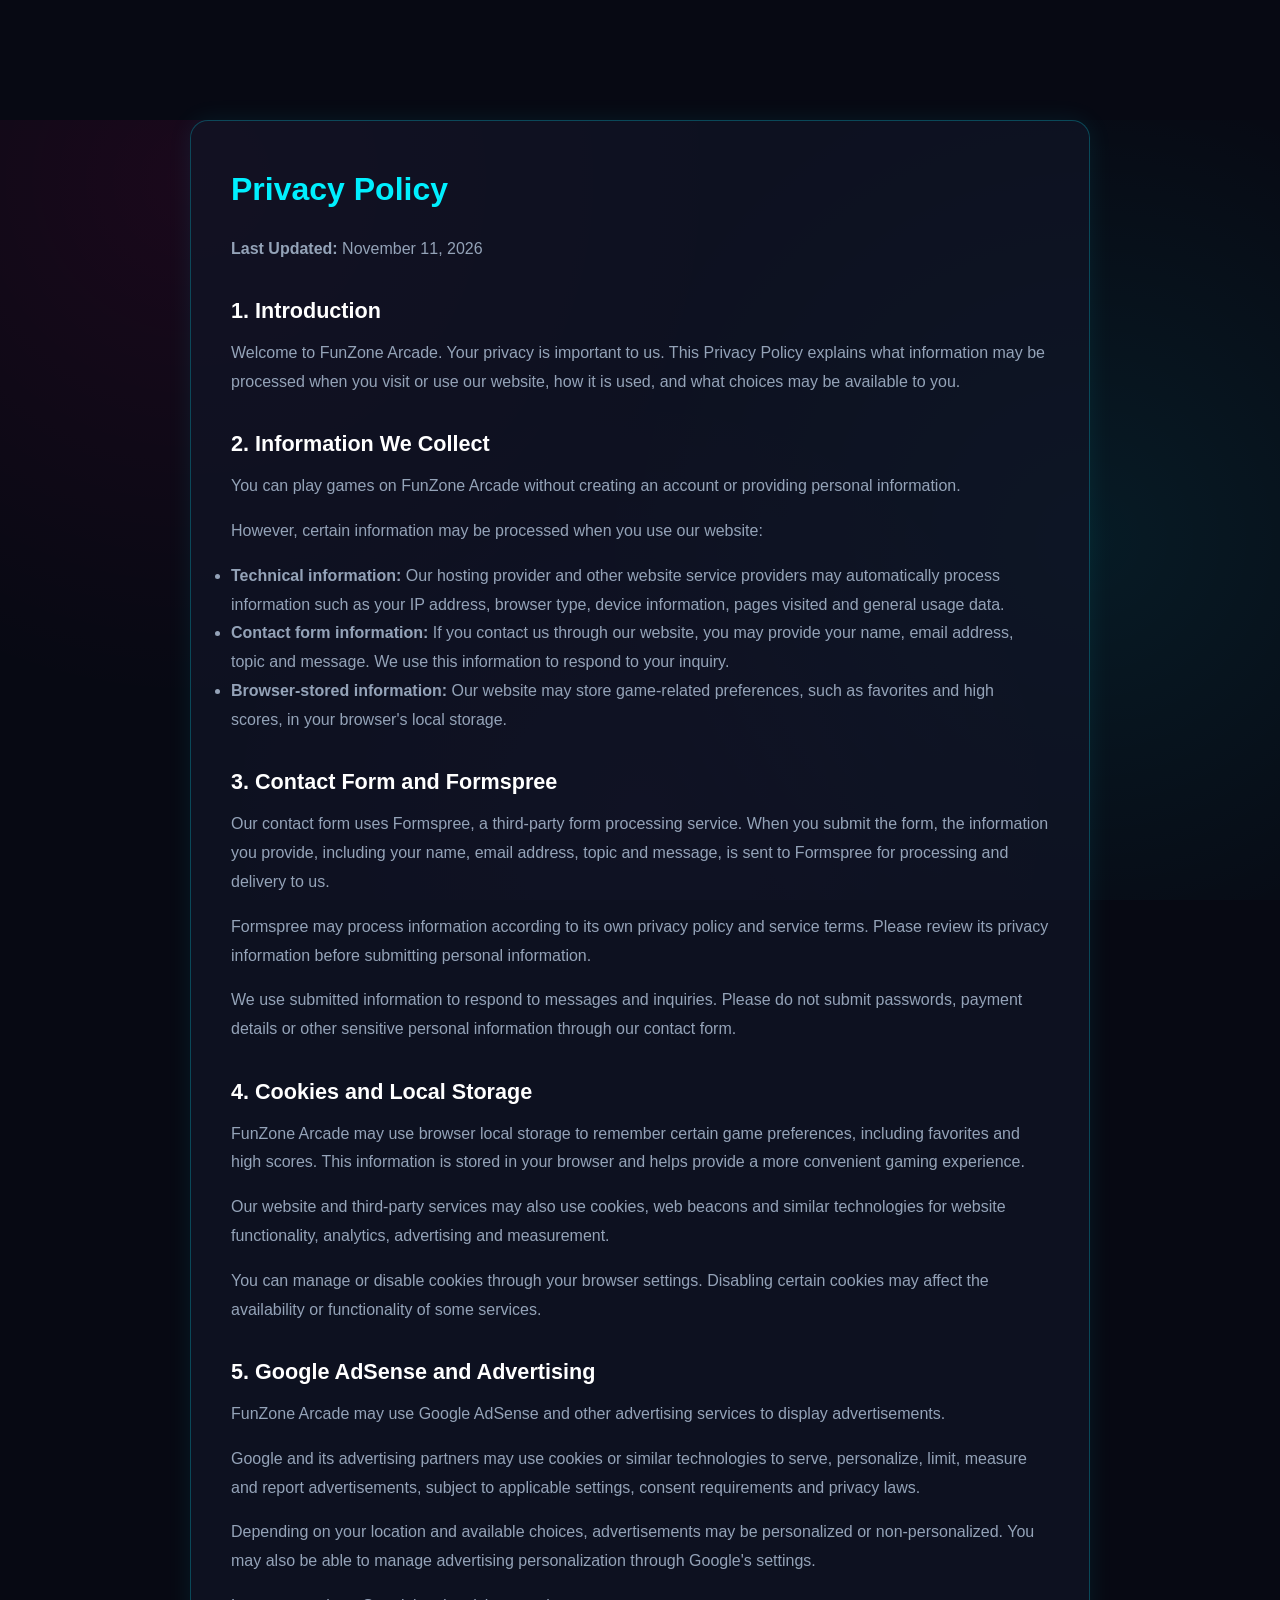
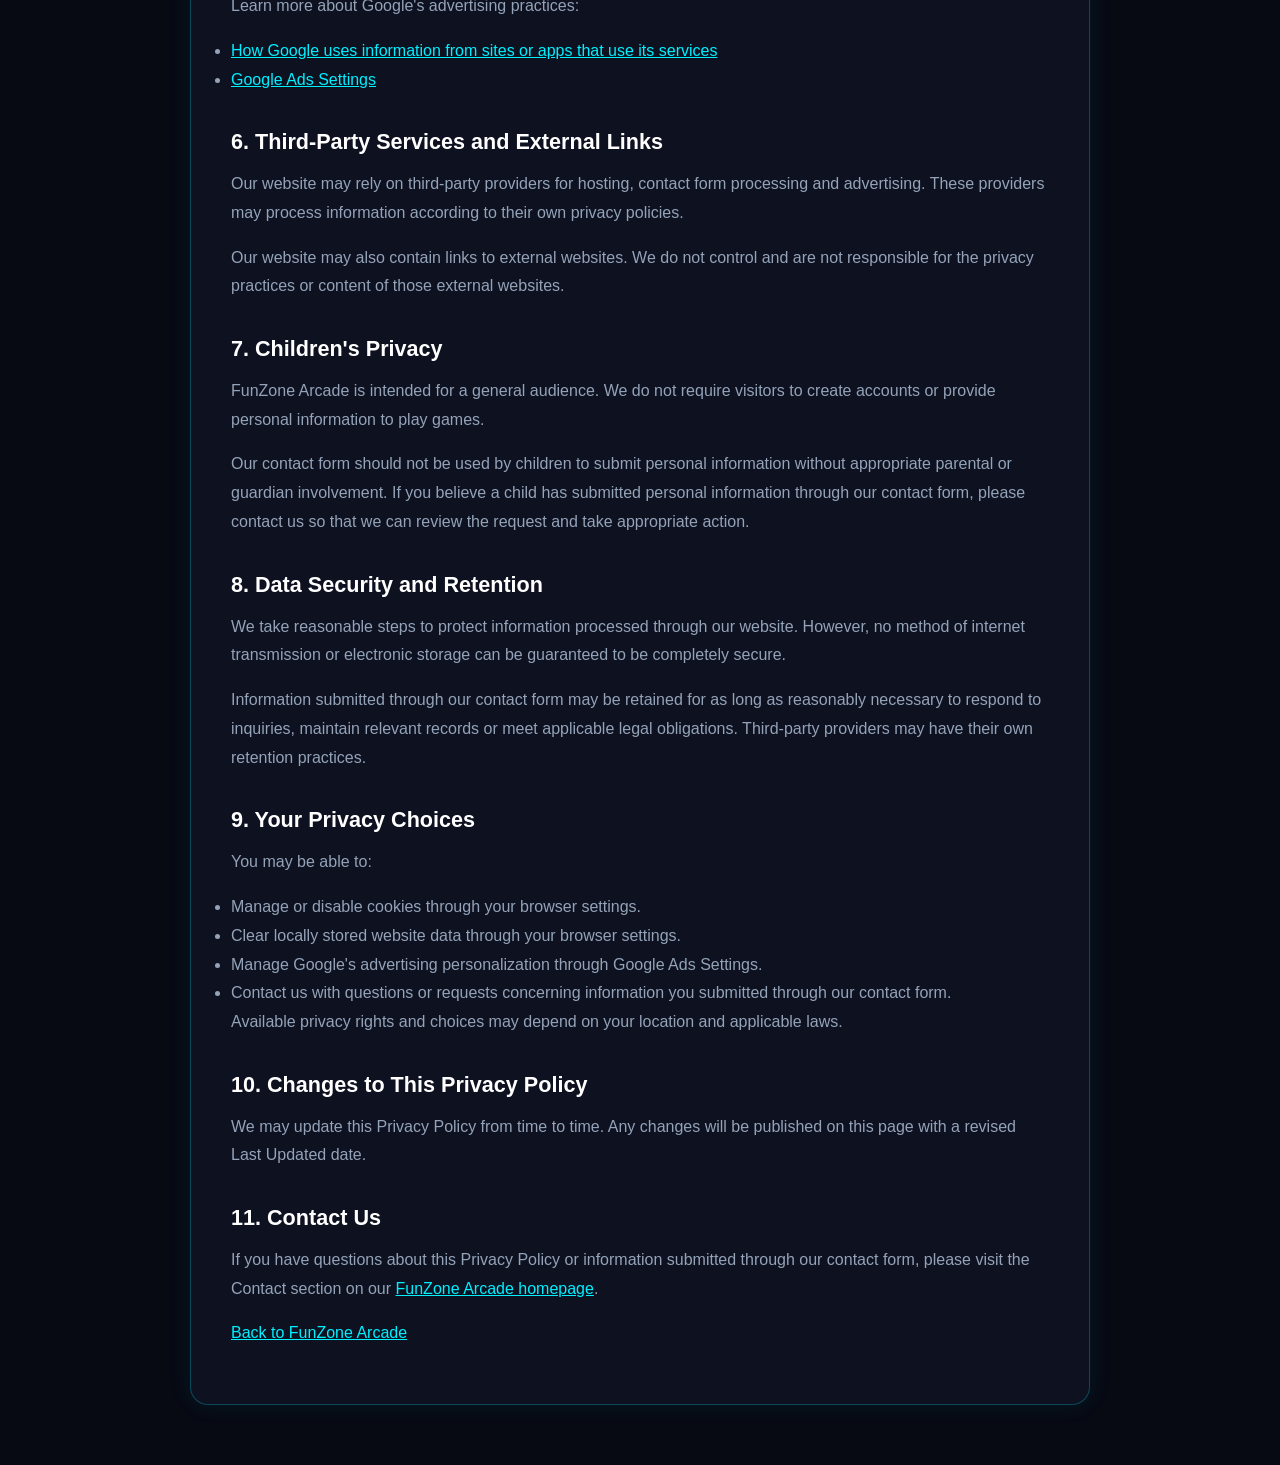
<file: privacy-policy.html>
<!DOCTYPE html>
<html lang="en">
<head>
    <meta charset="UTF-8">
    <meta name="viewport" content="width=device-width, initial-scale=1.0">

    <title>Privacy Policy | FunZone Arcade</title>

    <meta name="description" content="Read the FunZone Arcade Privacy Policy to learn how we handle contact form submissions, cookies, local storage, advertising and third-party services.">

    <meta name="robots" content="index, follow">

    <link rel="stylesheet" href="css/style.css">
</head>
<body>

    <main class="legal-page">
        <h1>Privacy Policy</h1>

        <p><strong>Last Updated:</strong> November 11, 2026</p>

        <h2>1. Introduction</h2>
        <p>Welcome to FunZone Arcade. Your privacy is important to us. This Privacy Policy explains what information may be processed when you visit or use our website, how it is used, and what choices may be available to you.</p>

        <h2>2. Information We Collect</h2>
        <p>You can play games on FunZone Arcade without creating an account or providing personal information.</p>

        <p>However, certain information may be processed when you use our website:</p>

        <ul>
            <li><strong>Technical information:</strong> Our hosting provider and other website service providers may automatically process information such as your IP address, browser type, device information, pages visited and general usage data.</li>
            <li><strong>Contact form information:</strong> If you contact us through our website, you may provide your name, email address, topic and message. We use this information to respond to your inquiry.</li>
            <li><strong>Browser-stored information:</strong> Our website may store game-related preferences, such as favorites and high scores, in your browser's local storage.</li>
        </ul>

        <h2>3. Contact Form and Formspree</h2>
        <p>Our contact form uses Formspree, a third-party form processing service. When you submit the form, the information you provide, including your name, email address, topic and message, is sent to Formspree for processing and delivery to us.</p>

        <p>Formspree may process information according to its own privacy policy and service terms. Please review its privacy information before submitting personal information.</p>

        <p>We use submitted information to respond to messages and inquiries. Please do not submit passwords, payment details or other sensitive personal information through our contact form.</p>

        <h2>4. Cookies and Local Storage</h2>
        <p>FunZone Arcade may use browser local storage to remember certain game preferences, including favorites and high scores. This information is stored in your browser and helps provide a more convenient gaming experience.</p>

        <p>Our website and third-party services may also use cookies, web beacons and similar technologies for website functionality, analytics, advertising and measurement.</p>

        <p>You can manage or disable cookies through your browser settings. Disabling certain cookies may affect the availability or functionality of some services.</p>

        <h2>5. Google AdSense and Advertising</h2>
        <p>FunZone Arcade may use Google AdSense and other advertising services to display advertisements.</p>

        <p>Google and its advertising partners may use cookies or similar technologies to serve, personalize, limit, measure and report advertisements, subject to applicable settings, consent requirements and privacy laws.</p>

        <p>Depending on your location and available choices, advertisements may be personalized or non-personalized. You may also be able to manage advertising personalization through Google's settings.</p>

        <p>Learn more about Google's advertising practices:</p>
        <ul>
            <li><a href="https://policies.google.com/technologies/ads" target="_blank" rel="noopener noreferrer">How Google uses information from sites or apps that use its services</a></li>
            <li><a href="https://adssettings.google.com/" target="_blank" rel="noopener noreferrer">Google Ads Settings</a></li>
        </ul>

        <h2>6. Third-Party Services and External Links</h2>
        <p>Our website may rely on third-party providers for hosting, contact form processing and advertising. These providers may process information according to their own privacy policies.</p>

        <p>Our website may also contain links to external websites. We do not control and are not responsible for the privacy practices or content of those external websites.</p>

        <h2>7. Children's Privacy</h2>
        <p>FunZone Arcade is intended for a general audience. We do not require visitors to create accounts or provide personal information to play games.</p>

        <p>Our contact form should not be used by children to submit personal information without appropriate parental or guardian involvement. If you believe a child has submitted personal information through our contact form, please contact us so that we can review the request and take appropriate action.</p>

        <h2>8. Data Security and Retention</h2>
        <p>We take reasonable steps to protect information processed through our website. However, no method of internet transmission or electronic storage can be guaranteed to be completely secure.</p>

        <p>Information submitted through our contact form may be retained for as long as reasonably necessary to respond to inquiries, maintain relevant records or meet applicable legal obligations. Third-party providers may have their own retention practices.</p>

        <h2>9. Your Privacy Choices</h2>
        <p>You may be able to:</p>
        <ul>
            <li>Manage or disable cookies through your browser settings.</li>
            <li>Clear locally stored website data through your browser settings.</li>
            <li>Manage Google's advertising personalization through Google Ads Settings.</li>
            <li>Contact us with questions or requests concerning information you submitted through our contact form.</li>
        </ul>

        <p>Available privacy rights and choices may depend on your location and applicable laws.</p>

        <h2>10. Changes to This Privacy Policy</h2>
        <p>We may update this Privacy Policy from time to time. Any changes will be published on this page with a revised Last Updated date.</p>

        <h2>11. Contact Us</h2>
        <p>If you have questions about this Privacy Policy or information submitted through our contact form, please visit the Contact section on our <a href="index.html">FunZone Arcade homepage</a>.</p>

        <p><a href="index.html">Back to FunZone Arcade</a></p>
    </main>

</body>
</html>
</file>
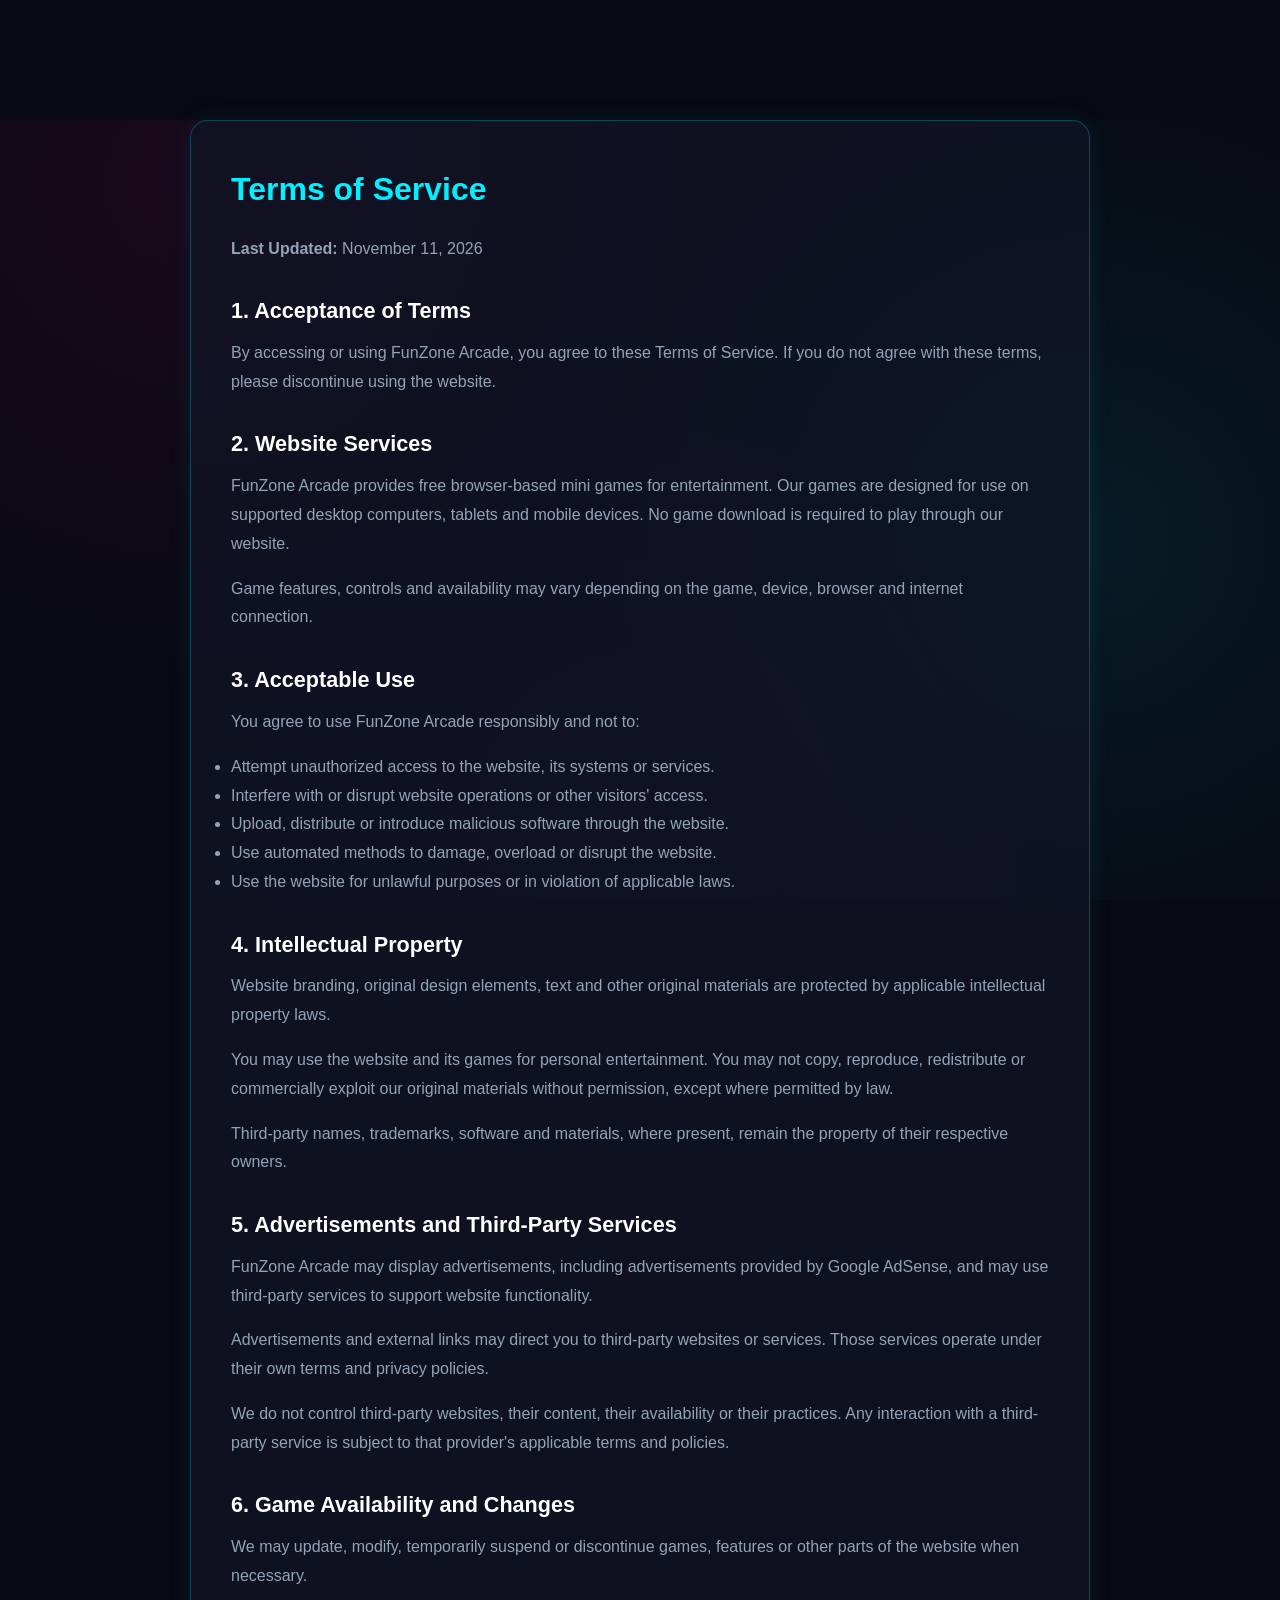
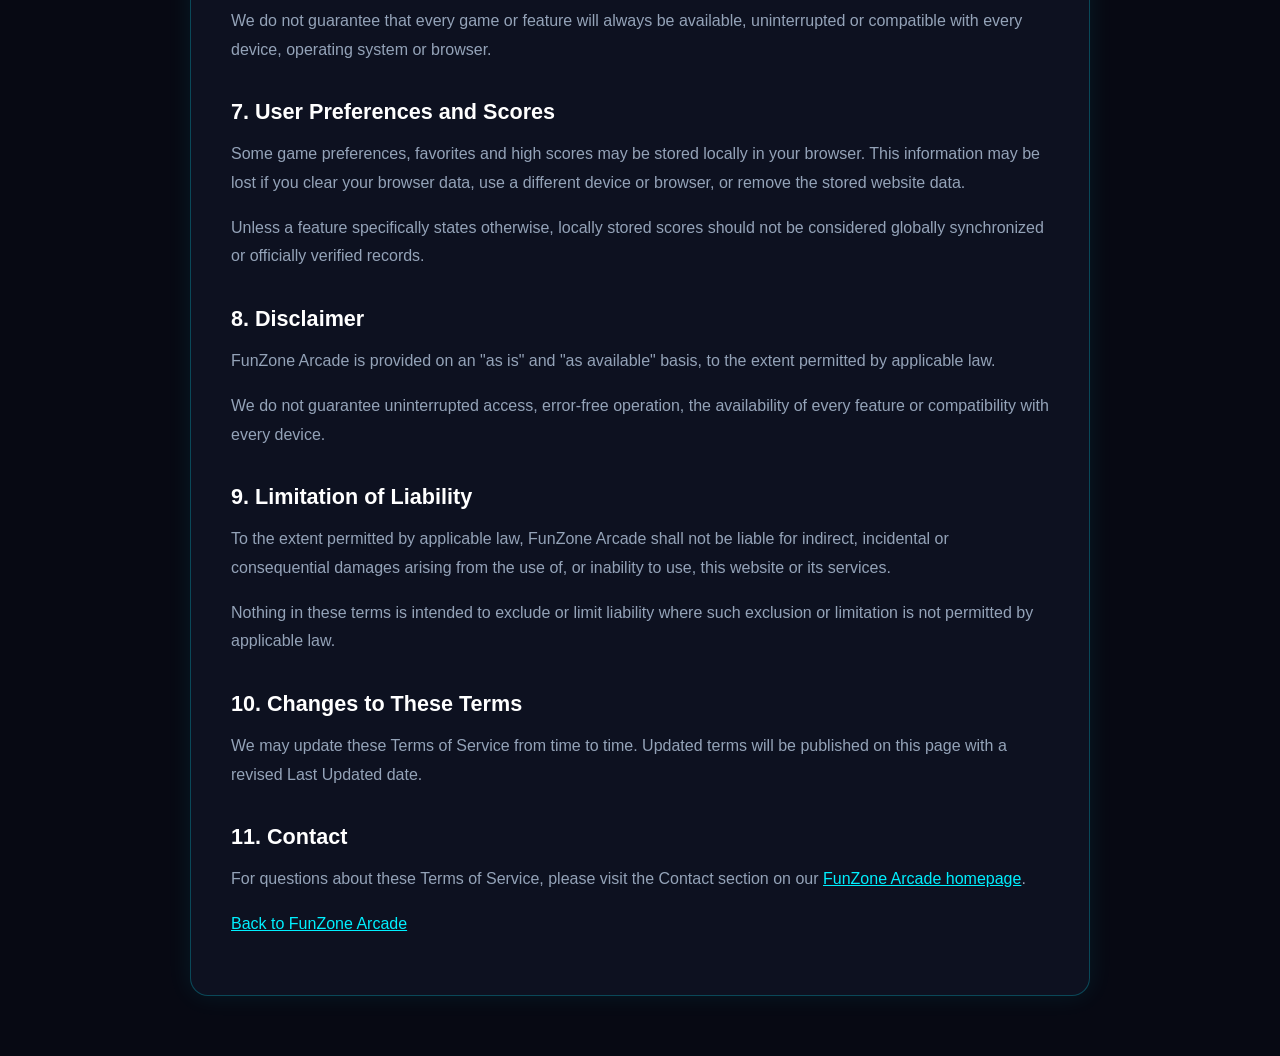
<file: terms-of-service.html>
<!DOCTYPE html>
<html lang="en">
<head>
    <meta charset="UTF-8">
    <meta name="viewport" content="width=device-width, initial-scale=1.0">

    <title>Terms of Service | FunZone Arcade</title>

    <meta name="description" content="Read the Terms of Service for using FunZone Arcade, playing free browser-based games and accessing website features.">

    <meta name="robots" content="index, follow">

    <link rel="stylesheet" href="css/style.css">
</head>
<body>

    <main class="legal-page">
        <h1>Terms of Service</h1>

        <p><strong>Last Updated:</strong> November 11, 2026</p>

        <h2>1. Acceptance of Terms</h2>
        <p>By accessing or using FunZone Arcade, you agree to these Terms of Service. If you do not agree with these terms, please discontinue using the website.</p>

        <h2>2. Website Services</h2>
        <p>FunZone Arcade provides free browser-based mini games for entertainment. Our games are designed for use on supported desktop computers, tablets and mobile devices. No game download is required to play through our website.</p>

        <p>Game features, controls and availability may vary depending on the game, device, browser and internet connection.</p>

        <h2>3. Acceptable Use</h2>
        <p>You agree to use FunZone Arcade responsibly and not to:</p>

        <ul>
            <li>Attempt unauthorized access to the website, its systems or services.</li>
            <li>Interfere with or disrupt website operations or other visitors' access.</li>
            <li>Upload, distribute or introduce malicious software through the website.</li>
            <li>Use automated methods to damage, overload or disrupt the website.</li>
            <li>Use the website for unlawful purposes or in violation of applicable laws.</li>
        </ul>

        <h2>4. Intellectual Property</h2>
        <p>Website branding, original design elements, text and other original materials are protected by applicable intellectual property laws.</p>

        <p>You may use the website and its games for personal entertainment. You may not copy, reproduce, redistribute or commercially exploit our original materials without permission, except where permitted by law.</p>

        <p>Third-party names, trademarks, software and materials, where present, remain the property of their respective owners.</p>

        <h2>5. Advertisements and Third-Party Services</h2>
        <p>FunZone Arcade may display advertisements, including advertisements provided by Google AdSense, and may use third-party services to support website functionality.</p>

        <p>Advertisements and external links may direct you to third-party websites or services. Those services operate under their own terms and privacy policies.</p>

        <p>We do not control third-party websites, their content, their availability or their practices. Any interaction with a third-party service is subject to that provider's applicable terms and policies.</p>

        <h2>6. Game Availability and Changes</h2>
        <p>We may update, modify, temporarily suspend or discontinue games, features or other parts of the website when necessary.</p>

        <p>We do not guarantee that every game or feature will always be available, uninterrupted or compatible with every device, operating system or browser.</p>

        <h2>7. User Preferences and Scores</h2>
        <p>Some game preferences, favorites and high scores may be stored locally in your browser. This information may be lost if you clear your browser data, use a different device or browser, or remove the stored website data.</p>

        <p>Unless a feature specifically states otherwise, locally stored scores should not be considered globally synchronized or officially verified records.</p>

        <h2>8. Disclaimer</h2>
        <p>FunZone Arcade is provided on an "as is" and "as available" basis, to the extent permitted by applicable law.</p>

        <p>We do not guarantee uninterrupted access, error-free operation, the availability of every feature or compatibility with every device.</p>

        <h2>9. Limitation of Liability</h2>
        <p>To the extent permitted by applicable law, FunZone Arcade shall not be liable for indirect, incidental or consequential damages arising from the use of, or inability to use, this website or its services.</p>

        <p>Nothing in these terms is intended to exclude or limit liability where such exclusion or limitation is not permitted by applicable law.</p>

        <h2>10. Changes to These Terms</h2>
        <p>We may update these Terms of Service from time to time. Updated terms will be published on this page with a revised Last Updated date.</p>

        <h2>11. Contact</h2>
        <p>For questions about these Terms of Service, please visit the Contact section on our <a href="index.html">FunZone Arcade homepage</a>.</p>

        <p><a href="index.html">Back to FunZone Arcade</a></p>
    </main>

</body>
</html>
</file>
<file: css/style.css>
/* ==========================================================================
   FunZone Arcade - Modern Responsive Cyberpunk Theme
   ========================================================================== */

:root {
  /* Color Palette */
  --bg-dark: #070913;
  --bg-card: rgba(16, 21, 38, 0.75);
  --bg-card-hover: rgba(24, 32, 58, 0.85);
  --bg-surface: #0f1629;
  --bg-glass: rgba(15, 23, 42, 0.7);
  --border-glass: rgba(255, 255, 255, 0.08);

  /* Neon Brand Colors */
  --neon-pink: #ff007f;
  --neon-cyan: #00f0ff;
  --neon-gold: #ffe600;
  --neon-green: #00ff88;
  --neon-purple: #a855f7;
  --neon-orange: #ff7700;

  /* Text Colors */
  --text-main: #f8fafc;
  --text-muted: #94a3b8;
  --text-dim: #64748b;

  /* Typography */
  --font-display: 'Orbitron', -apple-system, BlinkMacSystemFont, sans-serif;
  --font-heading: 'Rajdhani', -apple-system, BlinkMacSystemFont, sans-serif;
  --font-body: 'Inter', -apple-system, BlinkMacSystemFont, sans-serif;

  /* Transitions & Shadows */
  --glow-pink: 0 0 20px rgba(255, 0, 127, 0.45);
  --glow-cyan: 0 0 20px rgba(0, 240, 255, 0.45);
  --transition-fast: 0.2s cubic-bezier(0.4, 0, 0.2, 1);
  --transition-smooth: 0.3s cubic-bezier(0.16, 1, 0.3, 1);
}

/* Base & Reset */
* {
  box-sizing: border-box;
  margin: 0;
  padding: 0;
}

html {
  scroll-behavior: smooth;
  font-size: 16px;
  background-color: var(--bg-dark);
  color: var(--text-main);
}

body {
  font-family: var(--font-body);
  background-color: var(--bg-dark);
  color: var(--text-main);
  line-height: 1.6;
  overflow-x: hidden;
  background-image:
    radial-gradient(circle at 15% 20%, rgba(255, 0, 127, 0.08) 0%, transparent 40%),
    radial-gradient(circle at 85% 60%, rgba(0, 240, 255, 0.08) 0%, transparent 40%),
    radial-gradient(circle at 50% 90%, rgba(168, 85, 247, 0.06) 0%, transparent 40%);
  background-attachment: fixed;
}

a {
  color: inherit;
  text-decoration: none;
}

button {
  font-family: inherit;
  cursor: pointer;
  border: none;
  background: none;
  outline: none;
}

input, textarea, select {
  font-family: inherit;
  outline: none;
}

.container {
  max-width: 1240px;
  margin: 0 auto;
  padding: 0 1.5rem;
}

/* ==================== HEADER & NAVBAR ==================== */
.site-header {
  position: fixed;
  top: 0;
  left: 0;
  width: 100%;
  z-index: 1000;
  background: rgba(7, 9, 19, 0.85);
  backdrop-filter: blur(14px);
  -webkit-backdrop-filter: blur(14px);
  border-bottom: 1px solid var(--border-glass);
  transition: var(--transition-smooth);
}

.nav-container {
  max-width: 1280px;
  margin: 0 auto;
  padding: 0.75rem 1.5rem;
  display: flex;
  align-items: center;
  justify-content: space-between;
}

.brand-logo {
  display: flex;
  align-items: center;
  gap: 0.75rem;
}

.brand-icon {
  width: 36px;
  height: 36px;
  filter: drop-shadow(0 0 8px rgba(0, 240, 255, 0.6));
  transition: transform var(--transition-fast);
}

.brand-logo:hover .brand-icon {
  transform: rotate(15deg) scale(1.08);
}

.brand-name {
  font-family: var(--font-display);
  font-size: 1.35rem;
  font-weight: 900;
  letter-spacing: 0.05em;
  color: #ffffff;
}

.brand-accent {
  color: var(--neon-cyan);
}

.brand-arcade {
  font-size: 0.75rem;
  font-weight: 700;
  padding: 0.2rem 0.5rem;
  background: linear-gradient(135deg, var(--neon-pink), var(--neon-purple));
  border-radius: 4px;
  color: #ffffff;
  letter-spacing: 0.12em;
  margin-left: 0.35rem;
  vertical-align: middle;
}

/* Desktop Navigation */
.nav-menu {
  display: flex;
  align-items: center;
  gap: 1.75rem;
}

.nav-link {
  font-family: var(--font-heading);
  font-size: 1.15rem;
  font-weight: 600;
  letter-spacing: 0.05em;
  color: var(--text-muted);
  position: relative;
  transition: color var(--transition-fast);
  padding: 0.4rem 0;
}

.nav-link:hover,
.nav-link.active {
  color: var(--neon-cyan);
}

.nav-link::after {
  content: '';
  position: absolute;
  bottom: 0;
  left: 0;
  width: 0;
  height: 2px;
  background: var(--neon-cyan);
  box-shadow: 0 0 8px var(--neon-cyan);
  transition: width var(--transition-fast);
}

.nav-link:hover::after,
.nav-link.active::after {
  width: 100%;
}

/* Nav Actions */
.nav-actions {
  display: flex;
  align-items: center;
  gap: 0.75rem;
}

.nav-icon-btn {
  display: flex;
  align-items: center;
  justify-content: center;
  width: 40px;
  height: 40px;
  border-radius: 10px;
  background: rgba(255, 255, 255, 0.05);
  border: 1px solid var(--border-glass);
  color: var(--text-main);
  font-size: 1.15rem;
  transition: all var(--transition-fast);
  position: relative;
}

.nav-icon-btn:hover {
  background: rgba(0, 240, 255, 0.15);
  border-color: var(--neon-cyan);
  transform: translateY(-2px);
}

.fav-count-badge {
  position: absolute;
  top: -4px;
  right: -4px;
  background: var(--neon-pink);
  color: #ffffff;
  font-size: 0.7rem;
  font-weight: 700;
  width: 18px;
  height: 18px;
  border-radius: 50%;
  display: flex;
  align-items: center;
  justify-content: center;
}

.mobile-toggle-btn {
  display: none;
  flex-direction: column;
  justify-content: space-between;
  width: 28px;
  height: 20px;
  background: transparent;
  cursor: pointer;
}

.mobile-toggle-btn span {
  display: block;
  height: 2.5px;
  width: 100%;
  background: #ffffff;
  border-radius: 2px;
  transition: var(--transition-fast);
}

/* ==================== BUTTONS ==================== */
.arcade-btn {
  display: inline-flex;
  align-items: center;
  justify-content: center;
  gap: 0.6rem;
  padding: 0.85rem 1.85rem;
  border-radius: 10px;
  font-family: var(--font-heading);
  font-size: 1.15rem;
  font-weight: 700;
  letter-spacing: 0.06em;
  text-transform: uppercase;
  transition: all var(--transition-smooth);
  cursor: pointer;
  position: relative;
  overflow: hidden;
}

.btn-primary {
  background: linear-gradient(135deg, var(--neon-pink) 0%, #d9006c 100%);
  color: #ffffff;
  box-shadow: 0 4px 20px rgba(255, 0, 127, 0.4);
  border: 1px solid rgba(255, 255, 255, 0.2);
}

.btn-primary:hover {
  transform: translateY(-3px) scale(1.02);
  box-shadow: 0 6px 28px rgba(255, 0, 127, 0.65);
}

.btn-secondary {
  background: rgba(15, 23, 42, 0.7);
  color: var(--neon-cyan);
  border: 1.5px solid var(--neon-cyan);
  box-shadow: 0 4px 18px rgba(0, 240, 255, 0.2);
}

.btn-secondary:hover {
  background: rgba(0, 240, 255, 0.15);
  transform: translateY(-3px) scale(1.02);
  box-shadow: 0 6px 26px rgba(0, 240, 255, 0.45);
}

.btn-block {
  width: 100%;
}

/* ==================== HERO SECTION ==================== */
.hero-section {
  position: relative;
  min-height: 85vh;
  display: flex;
  align-items: center;
  justify-content: center;
  text-align: center;
  padding: 8rem 1.5rem 4rem;
  overflow: hidden;
}

.hero-canvas {
  position: absolute;
  top: 0;
  left: 0;
  width: 100%;
  height: 100%;
  pointer-events: none;
  z-index: 1;
}

.hero-glow-orb {
  position: absolute;
  border-radius: 50%;
  filter: blur(100px);
  pointer-events: none;
  z-index: 0;
  opacity: 0.45;
}

.orb-1 {
  width: 450px;
  height: 450px;
  background: var(--neon-pink);
  top: 10%;
  left: 5%;
}

.orb-2 {
  width: 500px;
  height: 500px;
  background: var(--neon-cyan);
  bottom: 5%;
  right: 5%;
}

.hero-content {
  position: relative;
  z-index: 2;
  max-width: 900px;
  margin: 0 auto;
}

.hero-badge {
  display: inline-flex;
  align-items: center;
  gap: 0.6rem;
  padding: 0.4rem 1.1rem;
  background: rgba(255, 255, 255, 0.06);
  border: 1px solid rgba(0, 240, 255, 0.3);
  border-radius: 50px;
  font-family: var(--font-heading);
  font-size: 0.95rem;
  font-weight: 700;
  letter-spacing: 0.08em;
  color: var(--neon-cyan);
  margin-bottom: 1.5rem;
}

.pulse-dot {
  width: 8px;
  height: 8px;
  border-radius: 50%;
  background: var(--neon-green);
  box-shadow: 0 0 10px var(--neon-green);
  animation: pulse 1.8s infinite;
}

@keyframes pulse {
  0% { transform: scale(0.95); opacity: 0.8; }
  50% { transform: scale(1.3); opacity: 1; }
  100% { transform: scale(0.95); opacity: 0.8; }
}

.hero-title {
  font-family: var(--font-display);
  font-size: 3.4rem;
  font-weight: 900;
  line-height: 1.15;
  letter-spacing: 0.04em;
  margin-bottom: 1.25rem;
}

.neon-text-gradient {
  background: linear-gradient(135deg, #00f0ff 0%, #ff007f 60%, #ffe600 100%);
  -webkit-background-clip: text;
  -webkit-text-fill-color: transparent;
  filter: drop-shadow(0 0 25px rgba(0, 240, 255, 0.4));
}

.hero-subtitle {
  font-size: 1.15rem;
  color: var(--text-muted);
  max-width: 720px;
  margin: 0 auto 2.25rem;
}

.hero-cta-group {
  display: flex;
  align-items: center;
  justify-content: center;
  gap: 1.25rem;
  margin-bottom: 3.5rem;
  flex-wrap: wrap;
}

/* Stats Ribbon */
.stats-ribbon {
  display: flex;
  align-items: center;
  justify-content: center;
  background: rgba(16, 22, 42, 0.65);
  border: 1px solid var(--border-glass);
  backdrop-filter: blur(12px);
  border-radius: 16px;
  padding: 1.25rem 2rem;
  max-width: 760px;
  margin: 0 auto;
}

.stat-item {
  display: flex;
  flex-direction: column;
  align-items: center;
  padding: 0 1.5rem;
}

.stat-number {
  font-family: var(--font-display);
  font-size: 1.75rem;
  font-weight: 900;
  color: var(--neon-cyan);
  text-shadow: 0 0 12px rgba(0, 240, 255, 0.5);
}

.stat-label {
  font-size: 0.82rem;
  font-weight: 500;
  color: var(--text-muted);
  text-transform: uppercase;
  letter-spacing: 0.05em;
}

.stat-divider {
  width: 1px;
  height: 38px;
  background: var(--border-glass);
}

/* ==================== GAMES CATALOG SECTION ==================== */
.games-section {
  padding: 5rem 0;
  position: relative;
}

.section-header {
  display: flex;
  align-items: flex-end;
  justify-content: space-between;
  margin-bottom: 2rem;
  gap: 1.5rem;
  flex-wrap: wrap;
}

.section-title-wrap {
  text-align: left;
}

.section-subtitle {
  font-family: var(--font-heading);
  font-size: 0.95rem;
  font-weight: 700;
  letter-spacing: 0.12em;
  color: var(--neon-pink);
  text-transform: uppercase;
  display: block;
  margin-bottom: 0.25rem;
}

.section-title {
  font-family: var(--font-display);
  font-size: 2.2rem;
  font-weight: 800;
  letter-spacing: 0.04em;
  color: #ffffff;
}

.section-lead {
  font-size: 1.05rem;
  color: var(--text-muted);
  max-width: 650px;
  margin: 0.5rem auto 0;
}

.text-center {
  text-align: center;
}

/* Search Box */
.search-box-wrapper {
  position: relative;
  min-width: 340px;
}

.search-icon {
  position: absolute;
  left: 1rem;
  top: 50%;
  transform: translateY(-50%);
  font-size: 1rem;
  opacity: 0.6;
}

.search-input {
  width: 100%;
  padding: 0.8rem 2.8rem 0.8rem 2.75rem;
  background: rgba(16, 22, 42, 0.8);
  border: 1.5px solid rgba(255, 255, 255, 0.1);
  border-radius: 12px;
  color: #ffffff;
  font-size: 0.95rem;
  transition: all var(--transition-fast);
}

.search-input:focus {
  border-color: var(--neon-cyan);
  box-shadow: 0 0 16px rgba(0, 240, 255, 0.3);
  background: rgba(16, 22, 42, 0.95);
}

.search-clear-btn {
  position: absolute;
  right: 0.8rem;
  top: 50%;
  transform: translateY(-50%);
  color: var(--text-muted);
  font-size: 0.9rem;
  padding: 0.3rem 0.5rem;
}

/* Category Filter Pills */
.category-filter-bar {
  display: flex;
  align-items: center;
  gap: 0.75rem;
  overflow-x: auto;
  padding-bottom: 0.5rem;
  margin-bottom: 1.75rem;
  scrollbar-width: none;
}

.category-filter-bar::-webkit-scrollbar {
  display: none;
}

.cat-pill {
  display: inline-flex;
  align-items: center;
  gap: 0.5rem;
  padding: 0.65rem 1.25rem;
  background: rgba(16, 22, 42, 0.6);
  border: 1px solid var(--border-glass);
  border-radius: 50px;
  font-family: var(--font-heading);
  font-size: 1.05rem;
  font-weight: 600;
  letter-spacing: 0.04em;
  color: var(--text-muted);
  white-space: nowrap;
  transition: all var(--transition-fast);
}

.cat-pill:hover {
  border-color: rgba(0, 240, 255, 0.4);
  color: #ffffff;
  transform: translateY(-2px);
}

.cat-pill.active {
  background: linear-gradient(135deg, rgba(0, 240, 255, 0.2), rgba(255, 0, 127, 0.2));
  border-color: var(--neon-cyan);
  color: #ffffff;
  box-shadow: 0 0 16px rgba(0, 240, 255, 0.25);
}

.cat-pill.fav-pill.active {
  border-color: var(--neon-pink);
  box-shadow: 0 0 16px rgba(255, 0, 127, 0.3);
}

.games-meta-bar {
  display: flex;
  align-items: center;
  justify-content: space-between;
  margin-bottom: 1.5rem;
  font-size: 0.88rem;
  color: var(--text-dim);
}

.instant-play-hint {
  color: var(--neon-green);
  font-weight: 500;
}

/* Game Cards Grid */
.games-grid {
  display: grid;
  grid-template-columns: repeat(auto-fill, minmax(280px, 1fr));
  gap: 1.75rem;
}

.game-card {
  background: var(--bg-card);
  border: 1px solid var(--border-glass);
  border-radius: 16px;
  overflow: hidden;
  backdrop-filter: blur(12px);
  transition: all var(--transition-smooth);
  display: flex;
  flex-direction: column;
}

.game-card:hover {
  transform: translateY(-6px);
  border-color: rgba(0, 240, 255, 0.35);
  box-shadow: 0 12px 30px rgba(0, 0, 0, 0.6), 0 0 20px rgba(0, 240, 255, 0.2);
}

.card-thumb-wrapper {
  position: relative;
  width: 100%;
  height: 185px;
  overflow: hidden;
  background: #080a15;
  cursor: pointer;
}

.card-thumb {
  width: 100%;
  height: 100%;
  object-fit: cover;
  transition: transform var(--transition-smooth);
}

.game-card:hover .card-thumb {
  transform: scale(1.08);
}

.card-badge {
  position: absolute;
  top: 10px;
  left: 10px;
  padding: 0.25rem 0.65rem;
  border-radius: 6px;
  font-family: var(--font-heading);
  font-size: 0.75rem;
  font-weight: 700;
  letter-spacing: 0.08em;
  color: #ffffff;
  background: rgba(0, 0, 0, 0.75);
  backdrop-filter: blur(6px);
  border: 1px solid rgba(255, 255, 255, 0.2);
}

.card-badge.popular, .card-badge.hot {
  background: var(--neon-pink);
  border-color: var(--neon-pink);
  box-shadow: 0 0 10px rgba(255, 0, 127, 0.5);
}

.card-badge.featured {
  background: var(--neon-cyan);
  color: #000000;
  border-color: var(--neon-cyan);
  box-shadow: 0 0 10px rgba(0, 240, 255, 0.5);
}

.fav-toggle-btn {
  position: absolute;
  top: 10px;
  right: 10px;
  width: 32px;
  height: 32px;
  border-radius: 50%;
  background: rgba(0, 0, 0, 0.65);
  border: 1px solid rgba(255, 255, 255, 0.15);
  display: flex;
  align-items: center;
  justify-content: center;
  font-size: 0.95rem;
  transition: all var(--transition-fast);
}

.fav-toggle-btn:hover {
  transform: scale(1.15);
  background: rgba(0, 0, 0, 0.85);
}

.fav-toggle-btn.favorited {
  background: rgba(255, 0, 127, 0.25);
  border-color: var(--neon-pink);
}

/* Card Body */
.card-body {
  padding: 1.25rem;
  display: flex;
  flex-direction: column;
  flex: 1;
}

.card-meta {
  display: flex;
  align-items: center;
  gap: 0.6rem;
  margin-bottom: 0.65rem;
}

.cat-tag {
  font-size: 0.72rem;
  font-weight: 700;
  padding: 0.2rem 0.55rem;
  border-radius: 4px;
  border: 1px solid;
  letter-spacing: 0.05em;
  text-transform: uppercase;
}

.rating-tag, .plays-tag {
  font-size: 0.78rem;
  color: var(--text-muted);
}

.card-title {
  font-family: var(--font-display);
  font-size: 1.25rem;
  font-weight: 700;
  color: #ffffff;
  margin-bottom: 0.4rem;
}

.card-desc {
  display: none;
}

.card-tags {
  display: flex;
  gap: 0.4rem;
  flex-wrap: wrap;
  margin-bottom: 1rem;
}

.mini-tag {
  font-size: 0.72rem;
  color: var(--text-dim);
  background: rgba(255, 255, 255, 0.04);
  padding: 0.15rem 0.45rem;
  border-radius: 4px;
}

.card-footer {
  display: flex;
  align-items: center;
  justify-content: space-between;
  padding-top: 0.85rem;
  border-top: 1px solid var(--border-glass);
}

.card-highscore {
  display: flex;
  flex-direction: column;
}

.hs-label {
  font-size: 0.68rem;
  font-weight: 700;
  letter-spacing: 0.06em;
  color: var(--text-dim);
}

.hs-value {
  font-family: var(--font-display);
  font-size: 1.05rem;
  font-weight: 700;
  color: var(--neon-gold);
}

.play-btn {
  display: inline-flex;
  align-items: center;
  gap: 0.45rem;
  padding: 0.6rem 1.15rem;
  border-radius: 8px;
  background: linear-gradient(135deg, var(--neon-cyan), #0070f3);
  color: #ffffff;
  font-family: var(--font-heading);
  font-size: 1rem;
  font-weight: 700;
  letter-spacing: 0.06em;
  box-shadow: 0 4px 14px rgba(0, 240, 255, 0.35);
  transition: all var(--transition-fast);
}

.play-btn:hover {
  transform: translateY(-2px) scale(1.04);
  box-shadow: 0 6px 20px rgba(0, 240, 255, 0.6);
}

/* Empty State */
.no-games-found {
  grid-column: 1 / -1;
  text-align: center;
  padding: 4rem 2rem;
  background: var(--bg-card);
  border: 1px solid var(--border-glass);
  border-radius: 16px;
}

.empty-icon {
  font-size: 3.5rem;
  margin-bottom: 1rem;
}

.no-games-found h3 {
  font-family: var(--font-display);
  font-size: 1.5rem;
  margin-bottom: 0.5rem;
}

.no-games-found p {
  color: var(--text-muted);
  margin-bottom: 1.5rem;
}

/* ==================== FEATURED SPOTLIGHT ==================== */
.featured-section {
  padding: 4rem 0;
}

.spotlight-card {
  background: linear-gradient(135deg, rgba(20, 27, 49, 0.8), rgba(10, 13, 24, 0.9));
  border: 1px solid rgba(0, 240, 255, 0.25);
  border-radius: 20px;
  overflow: hidden;
  display: grid;
  grid-template-columns: 1fr 1fr;
  box-shadow: 0 16px 40px rgba(0, 0, 0, 0.5);
  position: relative;
}

.spotlight-visual {
  position: relative;
  min-height: 340px;
  overflow: hidden;
}

.spotlight-img {
  width: 100%;
  height: 100%;
  object-fit: cover;
}

.spotlight-glow {
  position: absolute;
  top: 0;
  left: 0;
  width: 100%;
  height: 100%;
  background: linear-gradient(to right, transparent, rgba(10, 13, 24, 0.95));
}

.spotlight-content {
  padding: 2.5rem;
  display: flex;
  flex-direction: column;
  justify-content: center;
}

.spotlight-badge {
  font-family: var(--font-heading);
  font-size: 0.85rem;
  font-weight: 700;
  letter-spacing: 0.1em;
  color: var(--neon-pink);
  margin-bottom: 0.75rem;
}

.spotlight-title {
  font-family: var(--font-display);
  font-size: 2.1rem;
  font-weight: 900;
  margin-bottom: 1rem;
  color: #ffffff;
}

.spotlight-desc {
  font-size: 0.98rem;
  color: var(--text-muted);
  line-height: 1.6;
  margin-bottom: 1.5rem;
}

.spotlight-features {
  display: grid;
  grid-template-columns: 1fr 1fr;
  gap: 0.85rem;
  margin-bottom: 1.75rem;
}

.sp-feat {
  font-size: 0.88rem;
  color: #ffffff;
  display: flex;
  align-items: center;
  gap: 0.5rem;
}

/* ==================== ABOUT / FEATURES ==================== */
.about-section {
  padding: 5rem 0;
  background: rgba(10, 13, 24, 0.4);
}

.features-grid {
  display: grid;
  grid-template-columns: repeat(auto-fill, minmax(320px, 1fr));
  gap: 2rem;
  margin-top: 3rem;
}

.feature-card {
  background: var(--bg-card);
  border: 1px solid var(--border-glass);
  border-radius: 16px;
  padding: 2rem;
  transition: all var(--transition-smooth);
}

.feature-card:hover {
  transform: translateY(-4px);
  border-color: rgba(0, 240, 255, 0.3);
  box-shadow: 0 10px 25px rgba(0, 0, 0, 0.5);
}

.feat-icon-box {
  width: 52px;
  height: 52px;
  border-radius: 12px;
  background: rgba(0, 240, 255, 0.1);
  border: 1px solid rgba(0, 240, 255, 0.25);
  display: flex;
  align-items: center;
  justify-content: center;
  font-size: 1.6rem;
  margin-bottom: 1.25rem;
}

.feat-title {
  font-family: var(--font-display);
  font-size: 1.15rem;
  font-weight: 700;
  margin-bottom: 0.65rem;
  color: #ffffff;
}

.feat-text {
  font-size: 0.92rem;
  color: var(--text-muted);
  line-height: 1.6;
}

/* ==================== CONTACT SECTION ==================== */
.contact-section {
  padding: 5rem 0;
}

.contact-wrapper {
  display: grid;
  grid-template-columns: 1fr 1.1fr;
  gap: 3.5rem;
  align-items: center;
}

.contact-desc {
  font-size: 1.05rem;
  color: var(--text-muted);
  margin-bottom: 2rem;
}

.contact-details {
  display: flex;
  flex-direction: column;
  gap: 1.25rem;
}

.contact-item {
  display: flex;
  align-items: center;
  gap: 1rem;
}

.ci-icon {
  width: 44px;
  height: 44px;
  border-radius: 10px;
  background: rgba(255, 255, 255, 0.05);
  border: 1px solid var(--border-glass);
  display: flex;
  align-items: center;
  justify-content: center;
  font-size: 1.3rem;
}

.contact-item strong {
  display: block;
  font-size: 0.92rem;
  color: #ffffff;
}

.contact-item p {
  font-size: 0.88rem;
  color: var(--text-muted);
}

.contact-form-card {
  background: var(--bg-card);
  border: 1px solid var(--border-glass);
  border-radius: 20px;
  padding: 2.25rem;
  box-shadow: 0 12px 30px rgba(0, 0, 0, 0.4);
}

.form-title {
  font-family: var(--font-display);
  font-size: 1.4rem;
  font-weight: 700;
  margin-bottom: 1.5rem;
  color: #ffffff;
}

.form-group {
  margin-bottom: 1.25rem;
}

.form-group label {
  display: block;
  font-size: 0.86rem;
  font-weight: 600;
  color: var(--text-muted);
  margin-bottom: 0.4rem;
}

.form-input {
  width: 100%;
  padding: 0.8rem 1rem;
  background: rgba(10, 13, 24, 0.7);
  border: 1px solid rgba(255, 255, 255, 0.1);
  border-radius: 10px;
  color: #ffffff;
  font-size: 0.95rem;
  transition: all var(--transition-fast);
}

.form-input:focus {
  border-color: var(--neon-cyan);
  box-shadow: 0 0 12px rgba(0, 240, 255, 0.25);
}

.form-select {
  cursor: pointer;
}

.form-textarea {
  resize: vertical;
}

/* ==================== FOOTER ==================== */
.site-footer {
  background: #04050d;
  border-top: 1px solid var(--border-glass);
  padding: 4.5rem 0 2rem;
}

.footer-container {
  display: grid;
  grid-template-columns: 2fr 1fr 1fr 1fr;
  gap: 2.5rem;
  margin-bottom: 3rem;
}

.footer-brand .brand-logo {
  margin-bottom: 1rem;
}

.footer-text {
  font-size: 0.9rem;
  color: var(--text-muted);
  line-height: 1.6;
  margin-bottom: 1.25rem;
  max-width: 360px;
}

.footer-badges {
  display: flex;
  gap: 0.5rem;
  flex-wrap: wrap;
}

.f-badge {
  font-size: 0.75rem;
  padding: 0.25rem 0.6rem;
  border-radius: 4px;
  background: rgba(255, 255, 255, 0.05);
  border: 1px solid var(--border-glass);
  color: var(--text-muted);
}

.footer-heading {
  font-family: var(--font-heading);
  font-size: 1.1rem;
  font-weight: 700;
  letter-spacing: 0.05em;
  color: #ffffff;
  margin-bottom: 1.15rem;
}

.footer-links {
  list-style: none;
}

.footer-links li {
  margin-bottom: 0.65rem;
}

.footer-links a {
  font-size: 0.9rem;
  color: var(--text-muted);
  transition: color var(--transition-fast);
}

.footer-links a:hover {
  color: var(--neon-cyan);
}

.footer-bottom {
  border-top: 1px solid var(--border-glass);
  padding-top: 2rem;
}

.footer-bottom-content {
  display: flex;
  align-items: center;
  justify-content: space-between;
  font-size: 0.85rem;
  color: var(--text-dim);
  flex-wrap: wrap;
  gap: 1rem;
}

/* ==================== ARCADE GAME PLAYER MODAL ==================== */
.game-modal {
  position: fixed;
  top: 0;
  left: 0;
  width: 100%;
  height: 100%;
  z-index: 2000;
  display: flex;
  align-items: center;
  justify-content: center;
  opacity: 0;
  pointer-events: none;
  transition: opacity var(--transition-smooth);
}

.game-modal.active {
  opacity: 1;
  pointer-events: all;
}

.modal-backdrop {
  position: absolute;
  top: 0;
  left: 0;
  width: 100%;
  height: 100%;
  background: rgba(4, 5, 12, 0.88);
  backdrop-filter: blur(16px);
}

.modal-arcade-cabinet {
  position: relative;
  z-index: 2;
  width: 95%;
  max-width: 580px;
  background: #0a0d1c;
  border: 2px solid rgba(0, 240, 255, 0.4);
  border-radius: 18px;
  box-shadow: 0 0 50px rgba(0, 240, 255, 0.25), 0 20px 60px rgba(0, 0, 0, 0.8);
  overflow: hidden;
  display: flex;
  flex-direction: column;
}

/* Cabinet Top Bar */
.arcade-top-bar {
  display: flex;
  align-items: center;
  justify-content: space-between;
  padding: 0.85rem 1.25rem;
  background: #0d1226;
  border-bottom: 1px solid rgba(0, 240, 255, 0.2);
}

.top-bar-left {
  display: flex;
  align-items: center;
  gap: 0.75rem;
}

.arcade-cabinet-lamp {
  width: 10px;
  height: 10px;
  border-radius: 50%;
  background: var(--neon-cyan);
  box-shadow: 0 0 10px var(--neon-cyan);
  animation: pulse 1.5s infinite;
}

.modal-title {
  font-family: var(--font-display);
  font-size: 1.15rem;
  font-weight: 700;
  color: #ffffff;
}

.modal-category-badge {
  font-size: 0.7rem;
  font-weight: 700;
  padding: 0.2rem 0.5rem;
  border-radius: 4px;
  background: rgba(0, 240, 255, 0.15);
  border: 1px solid var(--neon-cyan);
  color: var(--neon-cyan);
  text-transform: uppercase;
}

.top-bar-right {
  display: flex;
  align-items: center;
  gap: 0.5rem;
}

.modal-icon-btn, .modal-close-btn {
  width: 32px;
  height: 32px;
  border-radius: 6px;
  background: rgba(255, 255, 255, 0.06);
  border: 1px solid var(--border-glass);
  color: #ffffff;
  display: flex;
  align-items: center;
  justify-content: center;
  font-size: 0.95rem;
  transition: all var(--transition-fast);
}

.modal-icon-btn:hover {
  background: rgba(0, 240, 255, 0.2);
  border-color: var(--neon-cyan);
}

.modal-close-btn:hover {
  background: var(--neon-pink);
  border-color: var(--neon-pink);
}

/* In-Game HUD Bar */
.arcade-hud-bar {
  display: flex;
  align-items: center;
  justify-content: space-around;
  padding: 0.65rem 1rem;
  background: #070914;
  border-bottom: 1px solid var(--border-glass);
}

.hud-item {
  display: flex;
  flex-direction: column;
  align-items: center;
}

.hud-label {
  font-size: 0.68rem;
  font-weight: 700;
  letter-spacing: 0.08em;
  color: var(--text-dim);
}

.hud-val {
  font-family: var(--font-display);
  font-size: 1.2rem;
  font-weight: 700;
}

.neon-cyan { color: var(--neon-cyan); text-shadow: 0 0 10px rgba(0, 240, 255, 0.5); }
.neon-pink { color: var(--neon-pink); text-shadow: 0 0 10px rgba(255, 0, 127, 0.5); }
.neon-gold { color: var(--neon-gold); text-shadow: 0 0 10px rgba(255, 230, 0, 0.5); }

/* Main Stage */
.modal-arcade-stage {
  position: relative;
  width: 100%;
  display: flex;
  justify-content: center;
  align-items: center;
  background: #000000;
  overflow: hidden;
}

.game-canvas {
  display: block;
  max-width: 100%;
  max-height: 520px;
  object-fit: contain;
  background: #000000;
}

/* Game Over Overlay */
.game-over-overlay {
  position: absolute;
  top: 0;
  left: 0;
  width: 100%;
  height: 100%;
  background: rgba(4, 6, 16, 0.92);
  backdrop-filter: blur(8px);
  display: flex;
  align-items: center;
  justify-content: center;
  padding: 1.5rem;
  opacity: 0;
  pointer-events: none;
  transition: opacity var(--transition-fast);
}

.game-over-overlay.active {
  opacity: 1;
  pointer-events: all;
}

.game-over-card {
  text-align: center;
  max-width: 380px;
}

.new-record-banner {
  background: linear-gradient(135deg, var(--neon-gold), #ff7700);
  color: #000000;
  font-family: var(--font-heading);
  font-size: 0.95rem;
  font-weight: 800;
  padding: 0.4rem 1rem;
  border-radius: 50px;
  margin-bottom: 1rem;
  animation: pulse 1.2s infinite;
}

.game-over-title {
  font-family: var(--font-display);
  font-size: 2.3rem;
  font-weight: 900;
  color: var(--neon-pink);
  text-shadow: 0 0 20px rgba(255, 0, 127, 0.6);
  margin-bottom: 1.25rem;
}

.game-over-scores {
  display: flex;
  justify-content: center;
  gap: 2rem;
  margin-bottom: 1.75rem;
}

.go-score-box {
  display: flex;
  flex-direction: column;
}

.go-lbl {
  font-size: 0.75rem;
  font-weight: 700;
  color: var(--text-dim);
}

.go-val {
  font-family: var(--font-display);
  font-size: 1.6rem;
  font-weight: 800;
}

.game-over-buttons {
  display: flex;
  flex-direction: column;
  gap: 0.75rem;
}

/* ==================== VIRTUAL JOYSTICK & TOUCH CONTROLS ==================== */
.mobile-gamepad {
  display: flex;
  align-items: center;
  justify-content: space-between;
  padding: 0.85rem 1.25rem;
  background: linear-gradient(180deg, #090d1f 0%, #050711 100%);
  border-top: 1px solid rgba(0, 240, 255, 0.25);
  box-shadow: inset 0 1px 0 rgba(255, 255, 255, 0.08);
  user-select: none;
  -webkit-user-select: none;
  -webkit-touch-callout: none;
  touch-action: none;
  position: relative;
  min-height: 140px;
  gap: 1rem;
}

.joystick-wrapper {
  display: flex;
  flex-direction: column;
  align-items: center;
  gap: 0.35rem;
  touch-action: none;
}

.joystick-base {
  position: relative;
  width: 110px;
  height: 110px;
  border-radius: 50%;
  background: radial-gradient(circle, rgba(16, 25, 52, 0.95) 0%, rgba(6, 10, 22, 0.98) 75%, rgba(0, 240, 255, 0.15) 100%);
  border: 2px solid rgba(0, 240, 255, 0.45);
  box-shadow: 0 0 16px rgba(0, 240, 255, 0.2), inset 0 0 14px rgba(0, 240, 255, 0.15);
  touch-action: none;
  cursor: grab;
  transition: border-color var(--transition-fast), box-shadow var(--transition-fast);
}

.joystick-base:active {
  cursor: grabbing;
  border-color: var(--neon-cyan);
  box-shadow: 0 0 22px rgba(0, 240, 255, 0.4), inset 0 0 18px rgba(0, 240, 255, 0.25);
}

.joystick-ring {
  position: absolute;
  top: 50%;
  left: 50%;
  transform: translate(-50%, -50%);
  width: 65%;
  height: 65%;
  border-radius: 50%;
  border: 1px dashed rgba(0, 240, 255, 0.25);
  pointer-events: none;
}

.joystick-crosshair {
  position: absolute;
  top: 50%;
  left: 50%;
  transform: translate(-50%, -50%);
  width: 100%;
  height: 100%;
  pointer-events: none;
}

.joystick-crosshair::before,
.joystick-crosshair::after {
  content: '';
  position: absolute;
  background: rgba(0, 240, 255, 0.15);
}

.joystick-crosshair::before {
  top: 0;
  left: 50%;
  width: 1px;
  height: 100%;
  transform: translateX(-50%);
}

.joystick-crosshair::after {
  top: 50%;
  left: 0;
  width: 100%;
  height: 1px;
  transform: translateY(-50%);
}

.joystick-arrow {
  position: absolute;
  font-size: 0.65rem;
  color: rgba(0, 240, 255, 0.45);
  pointer-events: none;
  line-height: 1;
}

.joystick-arrow.n { top: 6px; left: 50%; transform: translateX(-50%); }
.joystick-arrow.s { bottom: 6px; left: 50%; transform: translateX(-50%); }
.joystick-arrow.w { left: 6px; top: 50%; transform: translateY(-50%); }
.joystick-arrow.e { right: 6px; top: 50%; transform: translateY(-50%); }

.joystick-knob {
  position: absolute;
  top: 50%;
  left: 50%;
  transform: translate(-50%, -50%);
  width: 48px;
  height: 48px;
  border-radius: 50%;
  background: radial-gradient(circle at 35% 35%, #00f0ff 0%, #0070f3 55%, #081d45 100%);
  border: 2px solid rgba(255, 255, 255, 0.6);
  box-shadow: 0 4px 12px rgba(0, 0, 0, 0.7), 0 0 14px rgba(0, 240, 255, 0.5);
  pointer-events: none;
  display: flex;
  align-items: center;
  justify-content: center;
  transition: transform 0.05s ease-out;
}

.joystick-knob.active {
  transition: none;
  background: radial-gradient(circle at 35% 35%, #ffffff 0%, #00f0ff 45%, #0050c8 100%);
  box-shadow: 0 6px 18px rgba(0, 0, 0, 0.8), 0 0 22px rgba(0, 240, 255, 0.8);
}

.knob-core {
  width: 14px;
  height: 14px;
  border-radius: 50%;
  background: rgba(255, 255, 255, 0.85);
  box-shadow: 0 0 8px #ffffff;
}

.control-label {
  font-family: var(--font-heading);
  font-size: 0.72rem;
  font-weight: 700;
  letter-spacing: 0.08em;
  color: var(--text-dim);
  text-transform: uppercase;
}

.direct-touch-hint {
  display: flex;
  align-items: center;
  justify-content: center;
  gap: 0.6rem;
  padding: 0.75rem 1.25rem;
  background: rgba(0, 240, 255, 0.08);
  border: 1px dashed rgba(0, 240, 255, 0.35);
  border-radius: 12px;
  margin: auto;
}

.dth-icon {
  font-size: 1.4rem;
  animation: bounce 1.4s infinite;
}

@keyframes bounce {
  0%, 100% { transform: translateY(0); }
  50% { transform: translateY(-4px); }
}

.dth-text {
  font-family: var(--font-heading);
  font-size: 0.95rem;
  font-weight: 600;
  color: var(--neon-cyan);
  letter-spacing: 0.03em;
}

.action-cluster {
  display: flex;
  align-items: center;
  gap: 0.85rem;
  touch-action: none;
  margin-left: auto;
}

.action-touch-btn {
  display: flex;
  flex-direction: column;
  align-items: center;
  justify-content: center;
  gap: 0.2rem;
  width: 58px;
  height: 58px;
  border-radius: 50%;
  font-family: var(--font-display);
  border: 2px solid;
  cursor: pointer;
  touch-action: none;
  user-select: none;
  -webkit-user-select: none;
  transition: transform var(--transition-fast), filter var(--transition-fast), box-shadow var(--transition-fast);
  box-shadow: 0 4px 14px rgba(0, 0, 0, 0.6);
  position: relative;
}

.action-touch-btn.large-btn {
  width: 72px;
  height: 72px;
}

.action-touch-btn .btn-icon {
  font-size: 1.3rem;
  line-height: 1;
}

.action-touch-btn.large-btn .btn-icon {
  font-size: 1.6rem;
}

.action-touch-btn .btn-label {
  font-family: var(--font-heading);
  font-size: 0.68rem;
  font-weight: 800;
  letter-spacing: 0.05em;
  line-height: 1;
  text-transform: uppercase;
}

.action-touch-btn.large-btn .btn-label {
  font-size: 0.75rem;
}

.action-touch-btn.color-cyan {
  background: radial-gradient(circle at 35% 35%, rgba(0, 240, 255, 0.35) 0%, rgba(0, 112, 243, 0.7) 100%);
  border-color: var(--neon-cyan);
  color: #ffffff;
  box-shadow: 0 0 14px rgba(0, 240, 255, 0.35);
}

.action-touch-btn.color-pink {
  background: radial-gradient(circle at 35% 35%, rgba(255, 0, 127, 0.4) 0%, rgba(180, 0, 90, 0.75) 100%);
  border-color: var(--neon-pink);
  color: #ffffff;
  box-shadow: 0 0 14px rgba(255, 0, 127, 0.35);
}

.action-touch-btn.color-gold {
  background: radial-gradient(circle at 35% 35%, rgba(255, 230, 0, 0.4) 0%, rgba(220, 140, 0, 0.75) 100%);
  border-color: var(--neon-gold);
  color: #ffffff;
  box-shadow: 0 0 14px rgba(255, 230, 0, 0.35);
}

.action-touch-btn.color-green {
  background: radial-gradient(circle at 35% 35%, rgba(0, 255, 136, 0.35) 0%, rgba(0, 140, 75, 0.7) 100%);
  border-color: var(--neon-green);
  color: #ffffff;
  box-shadow: 0 0 14px rgba(0, 255, 136, 0.35);
}

.action-touch-btn.color-purple {
  background: radial-gradient(circle at 35% 35%, rgba(168, 85, 247, 0.4) 0%, rgba(110, 30, 180, 0.75) 100%);
  border-color: var(--neon-purple);
  color: #ffffff;
  box-shadow: 0 0 14px rgba(168, 85, 247, 0.35);
}

.action-touch-btn.color-orange {
  background: radial-gradient(circle at 35% 35%, rgba(255, 119, 0, 0.4) 0%, rgba(180, 70, 0, 0.75) 100%);
  border-color: var(--neon-orange);
  color: #ffffff;
  box-shadow: 0 0 14px rgba(255, 119, 0, 0.35);
}

.action-touch-btn:active,
.action-touch-btn.pressed {
  transform: scale(0.92);
  filter: brightness(1.35);
}

body.game-active {
  overflow: hidden !important;
  touch-action: none !important;
}

.arcade-instructions-bar {
  display: flex;
  align-items: center;
  gap: 0.6rem;
  padding: 0.65rem 1rem;
  background: #0b0f20;
  border-top: 1px solid var(--border-glass);
  font-size: 0.8rem;
  color: var(--text-muted);
}

.inst-icon {
  font-size: 1rem;
}

/* ==================== POLICY MODAL ==================== */
.policy-modal {
  position: fixed;
  top: 0;
  left: 0;
  width: 100%;
  height: 100%;
  z-index: 2200;
  background: rgba(4, 5, 12, 0.85);
  backdrop-filter: blur(12px);
  display: flex;
  align-items: center;
  justify-content: center;
  opacity: 0;
  pointer-events: none;
  transition: opacity var(--transition-fast);
  padding: 1.5rem;
}

.policy-modal.active {
  opacity: 1;
  pointer-events: all;
}

.policy-modal-card {
  width: 100%;
  max-width: 600px;
  max-height: 80vh;
  background: #0e1428;
  border: 1px solid var(--border-glass);
  border-radius: 16px;
  overflow: hidden;
  display: flex;
  flex-direction: column;
}

.policy-modal-header {
  display: flex;
  align-items: center;
  justify-content: space-between;
  padding: 1.25rem 1.5rem;
  background: #111832;
  border-bottom: 1px solid var(--border-glass);
}

.policy-modal-body {
  padding: 1.5rem;
  overflow-y: auto;
  font-size: 0.92rem;
  color: var(--text-muted);
  line-height: 1.6;
}

.policy-modal-body h4 {
  color: #ffffff;
  margin: 1.25rem 0 0.4rem;
}

/* Toast Notification */
.toast-notification {
  position: fixed;
  bottom: 2rem;
  right: 2rem;
  background: rgba(16, 22, 42, 0.95);
  border: 1.5px solid var(--neon-cyan);
  border-radius: 10px;
  padding: 0.85rem 1.4rem;
  color: #ffffff;
  font-size: 0.92rem;
  font-weight: 600;
  box-shadow: 0 10px 25px rgba(0, 0, 0, 0.5), 0 0 15px rgba(0, 240, 255, 0.3);
  z-index: 3000;
  transform: translateY(100px);
  opacity: 0;
  transition: all var(--transition-smooth);
}

.toast-notification.show {
  transform: translateY(0);
  opacity: 1;
}

/* ==================== RESPONSIVE MEDIA QUERIES ==================== */
@media (max-width: 1024px) {
  .hero-title {
    font-size: 2.8rem;
  }

  .spotlight-card {
    grid-template-columns: 1fr;
  }

  .spotlight-glow {
    background: linear-gradient(to bottom, transparent, rgba(10, 13, 24, 0.95));
  }

  .contact-wrapper {
    grid-template-columns: 1fr;
    gap: 2.5rem;
  }

  .footer-container {
    grid-template-columns: 1fr 1fr;
  }
}

@media (max-width: 768px) {
  .mobile-toggle-btn {
    display: flex;
  }

  .nav-menu {
    position: fixed;
    top: 60px;
    left: 0;
    width: 100%;
    background: rgba(7, 9, 19, 0.98);
    backdrop-filter: blur(16px);
    border-bottom: 1px solid var(--border-glass);
    flex-direction: column;
    padding: 1.5rem;
    gap: 1.25rem;
    transform: translateY(-150%);
    transition: transform var(--transition-smooth);
  }

  .nav-menu.open {
    transform: translateY(0);
  }

  .hero-title {
    font-size: 2.1rem;
  }

  .stats-ribbon {
    flex-wrap: wrap;
    gap: 1rem;
    padding: 1rem;
  }

  .stat-divider {
    display: none;
  }

  .search-box-wrapper {
    min-width: 100%;
  }

  .footer-container {
    grid-template-columns: 1fr;
  }

  .game-modal {
    padding: 0;
  }

  .modal-arcade-cabinet {
    width: 100%;
    height: 100%;
    max-height: 100vh;
    border-radius: 0;
    border: none;
    display: flex;
    flex-direction: column;
    justify-content: space-between;
  }

  .arcade-top-bar {
    padding: 0.55rem 0.85rem;
  }

  .modal-title {
    font-size: 0.95rem;
    max-width: 140px;
    white-space: nowrap;
    overflow: hidden;
    text-overflow: ellipsis;
  }

  .arcade-hud-bar {
    padding: 0.35rem 0.75rem;
  }

  .hud-val {
    font-size: 1rem;
  }

  .modal-arcade-stage {
    flex: 1 1 auto;
    min-height: 0;
    max-height: calc(100vh - 225px);
    display: flex;
    align-items: center;
    justify-content: center;
    background: #000000;
  }

  .game-canvas {
    max-height: 100%;
    max-width: 100%;
    object-fit: contain;
    touch-action: none;
  }

  .mobile-gamepad {
    padding: 0.6rem 1rem;
    min-height: 125px;
  }

  .joystick-base {
    width: 96px;
    height: 96px;
  }

  .joystick-knob {
    width: 44px;
    height: 44px;
  }

  .action-touch-btn {
    width: 52px;
    height: 52px;
  }

  .action-touch-btn.large-btn {
    width: 66px;
    height: 66px;
  }

  .arcade-instructions-bar {
    display: none;
  }
}

/* Mobile & Tablet Landscape Mode */
@media (max-height: 550px) and (orientation: landscape) {
  .modal-arcade-cabinet {
    width: 100%;
    height: 100%;
    max-height: 100vh;
    border-radius: 0;
    border: none;
  }

  .arcade-top-bar {
    padding: 0.35rem 0.85rem;
  }

  .arcade-hud-bar {
    padding: 0.2rem 0.85rem;
  }

  .modal-arcade-stage {
    position: relative;
    height: calc(100vh - 75px);
    max-height: calc(100vh - 75px);
  }

  .game-canvas {
    height: 100%;
    max-height: 100%;
  }

  .mobile-gamepad {
    position: absolute;
    bottom: 0;
    left: 0;
    width: 100%;
    background: transparent;
    border: none;
    pointer-events: none;
    padding: 0.4rem 1.5rem;
    z-index: 10;
  }

  .joystick-wrapper,
  .action-cluster,
  .direct-touch-hint {
    pointer-events: auto;
  }

  .joystick-base {
    background: rgba(6, 10, 24, 0.88);
    backdrop-filter: blur(8px);
  }

  .action-touch-btn {
    backdrop-filter: blur(8px);
  }

  .arcade-instructions-bar {
    display: none;
  }
}

/* ==================== LEGAL PAGES ==================== */

.legal-page {
  width: calc(100% - 2rem);
  max-width: 900px;
  margin: 120px auto 60px;
  padding: 2.5rem;
  background: var(--bg-card);
  border: 1px solid rgba(0, 240, 255, 0.25);
  border-radius: 18px;
  box-shadow: 0 0 25px rgba(0, 240, 255, 0.08);
  color: var(--text-muted);
  line-height: 1.8;
}

.legal-page h1 {
  color: var(--neon-cyan);
  font-family: var(--font-display);
  font-size: 2rem;
  margin-bottom: 1rem;
}

.legal-page h2 {
  color: #ffffff;
  font-family: var(--font-heading);
  font-size: 1.35rem;
  margin-top: 1.8rem;
  margin-bottom: 0.5rem;
}

.legal-page p {
  margin-bottom: 1rem;
}

.legal-page a {
  color: var(--neon-cyan);
  text-decoration: underline;
  overflow-wrap: anywhere;
}

.legal-page a:hover {
  color: var(--neon-pink);
}

.legal-page a:focus-visible {
  outline: 2px solid var(--neon-cyan);
  outline-offset: 4px;
}

@media (max-width: 600px) {
  .legal-page {
    margin: 90px auto 30px;
    padding: 1.3rem;
  }

  .legal-page h1 {
    font-size: 1.6rem;
  }

  .legal-page h2 {
    font-size: 1.2rem;
  }
}
/* Mobile: 3 Games Per Row */
@media (max-width: 600px) {
  .games-grid {
    grid-template-columns: repeat(3, minmax(0, 1fr));
    gap: 0.6rem;
  }

  .card-thumb-wrapper {
    height: 90px;
  }

  .card-badge {
    font-size: 0.55rem;
    padding: 0.2rem 0.3rem;
  }
}
@media (max-width: 600px) {
  .games-grid {
    grid-template-columns: repeat(3, minmax(0, 1fr));
    gap: 0.5rem;
  }

  .card-thumb-wrapper {
    height: 75px;
  }

  .card-body {
    padding: 0.45rem;
  }

  .card-meta {
    margin-bottom: 0.3rem;
  }

  .card-meta .cat-tag,
  .plays-tag {
    display: none;
  }

  .card-title {
  font-size: 0.78rem;
  line-height: 1.2;
  margin: 0 0 0.4rem;
}

  .card-tags {
    display: none;
  }

  .card-footer {
    padding-top: 0.35rem;
    border-top: none;
  }

  .hs-label {
    display: none;
  }

  .hs-value {
    font-size: 0.75rem;
  }

  .play-btn {
    display: none;
  }
}
/* Mobile Footer Layout */
@media (max-width: 600px) {
  .site-footer {
    padding: 2.5rem 0 1.5rem;
  }

  .footer-container {
    grid-template-columns: repeat(3, 1fr);
    gap: 1.2rem 0.6rem;
  }

  .footer-brand {
    grid-column: 1 / -1;
    text-align: center;
  }

  .footer-text {
    max-width: 100%;
    font-size: 0.8rem;
  }

  .footer-badges {
  display: flex;
  flex-wrap: nowrap;
  justify-content: center;
  gap: 0.3rem;
}

.f-badge {
  font-size: 0.62rem;
  padding: 0.2rem 0.35rem;
  white-space: nowrap;
}

  .footer-heading {
    font-size: 0.75rem;
    margin-bottom: 0.7rem;
  }

  .footer-links li {
    margin-bottom: 0.45rem;
  }

  .footer-links a {
    font-size: 0.7rem;
  }

  .footer-bottom-content {
    justify-content: center;
    text-align: center;
    font-size: 0.75rem;
  }
}
/* Mobile About Cards - 3 Columns */
@media (max-width: 600px) {
  .about-section {
    padding: 3rem 0;
  }

  .features-grid {
    grid-template-columns: repeat(2, minmax(0, 1fr));
    gap: 0.5rem;
    margin-top: 1.5rem;
  }

  .feature-card {
    padding: 0.65rem 0.4rem;
    border-radius: 10px;
    text-align: center;
  }

  .feat-icon-box {
    width: 36px;
    height: 36px;
    font-size: 1.1rem;
    border-radius: 8px;
    margin: 0 auto 0.5rem;
  }

  .feat-title {
    font-size: 0.65rem;
    margin-bottom: 0.35rem;
  }

  .feat-text {
    font-size: 0.72rem;
    line-height: 1.45;
  }
}

/* ===== Game Card Description Visibility ===== */

.card-desc {
    display: -webkit-box !important;
    -webkit-box-orient: vertical;
    -webkit-line-clamp: 3;
    overflow: hidden;
    font-size: 0.78rem;
    line-height: 1.5;
    color: #b8c5d6;
    margin-top: 8px;
    min-height: 3.5em;
}

/* Mobile readability */
@media (max-width: 600px) {
    .card-desc {
        font-size: 0.68rem;
        line-height: 1.45;
        -webkit-line-clamp: 3;
        min-height: 2.95em;
    }
}

/* ===== Contact Privacy Note ===== */

.contact-privacy-note {
    display: block;
    color: #aab8c8;
    font-size: 0.78rem;
    line-height: 1.6;
    margin-top: 12px;
    text-align: center;
}

.contact-privacy-note a {
    color: #00e5ff;
    text-decoration: underline;
    text-underline-offset: 3px;
}

.contact-privacy-note a:hover {
    color: #ff4fd8;
}

@media (min-width: 768px) {
  .about-section .section-header {
    position: relative;
    display: block !important;
    text-align: center !important;
  }

  .about-section .section-header .section-subtitle {
    display: block !important;
    width: fit-content !important;
    margin-right: auto !important;
    margin-left: 0 !important;
    text-align: left !important;
  }

  .about-section .section-header .section-title {
    display: block !important;
    width: 100% !important;
    margin: 18px auto 20px !important;
    text-align: center !important;
    clear: both !important;
  }
}
</file>
